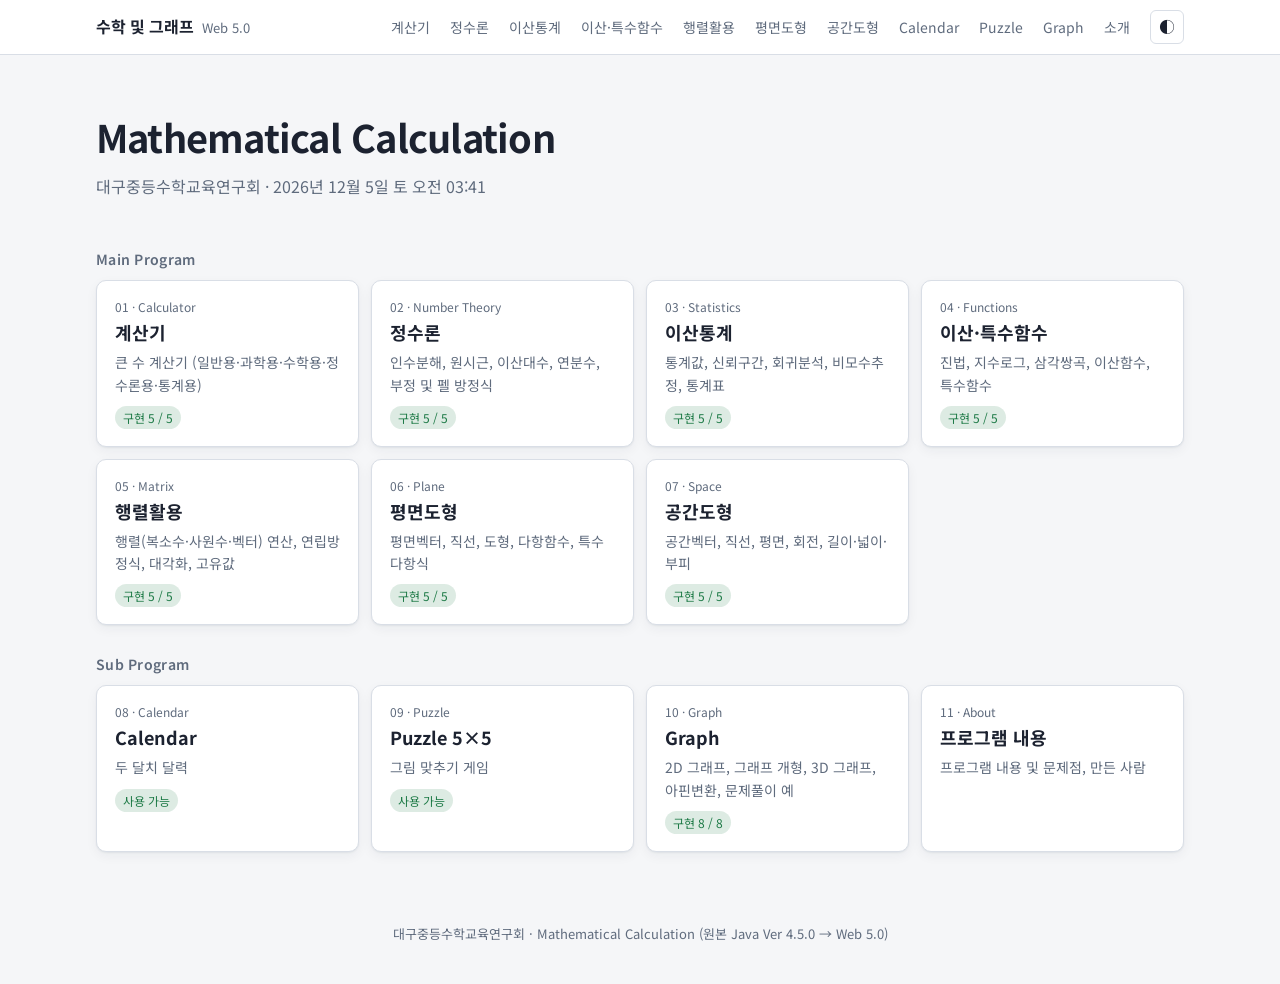
<file: index.html>
<!doctype html>
<html lang="ko">
<head>
<meta charset="utf-8">
<meta name="viewport" content="width=device-width, initial-scale=1">
<title>수학 및 그래프 Program</title>
<link rel="preconnect" href="https://fonts.googleapis.com">
<link rel="preconnect" href="https://fonts.gstatic.com" crossorigin>
<link href="https://fonts.googleapis.com/css2?family=Noto+Sans+KR:wght@400;500;700&display=swap" rel="stylesheet">
<link rel="stylesheet" href="assets/css/style.css">
</head>
<body data-page="home">
<main id="app"></main>
<!-- 공통 틀 -->
<script src="assets/js/menu.js"></script>
<script src="assets/js/common.js"></script>
<!-- 계산 엔진 (수식, 수 표시, 행렬, 통계, 그래프) -->
<script src="assets/js/core/expr.js"></script>
<script src="assets/js/core/num.js"></script>
<script src="assets/js/core/linalg.js"></script>
<script src="assets/js/core/stats.js"></script>
<script src="assets/js/core/plot.js"></script>
<!-- 모듈 -->
<script src="assets/js/modules/number-theory.js"></script>
<script src="assets/js/modules/functions.js"></script>
<script src="assets/js/modules/statistics.js"></script>
<script src="assets/js/modules/matrix.js"></script>
<script src="assets/js/modules/plane.js"></script>
<script src="assets/js/modules/space.js"></script>
<script src="assets/js/modules/calculator.js"></script>
<script src="assets/js/modules/graph.js"></script>
</body>
</html>
</file>
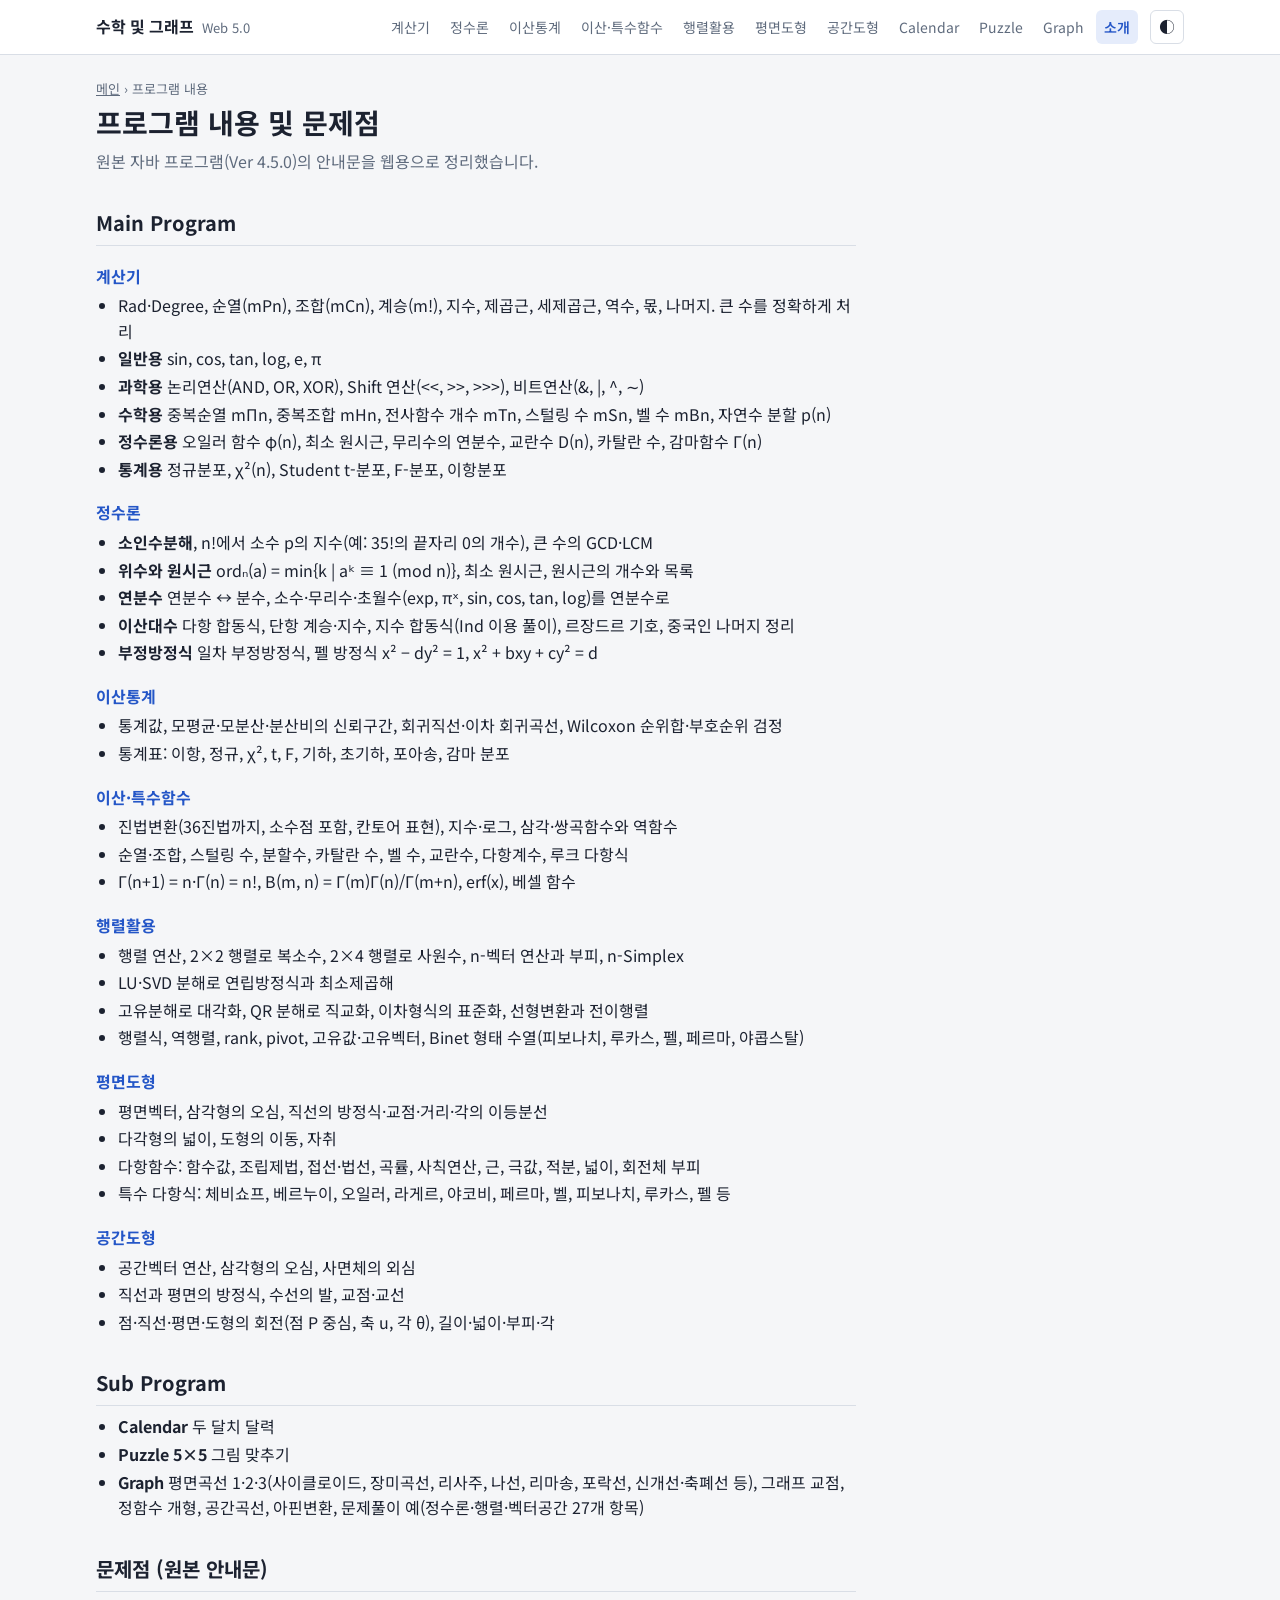
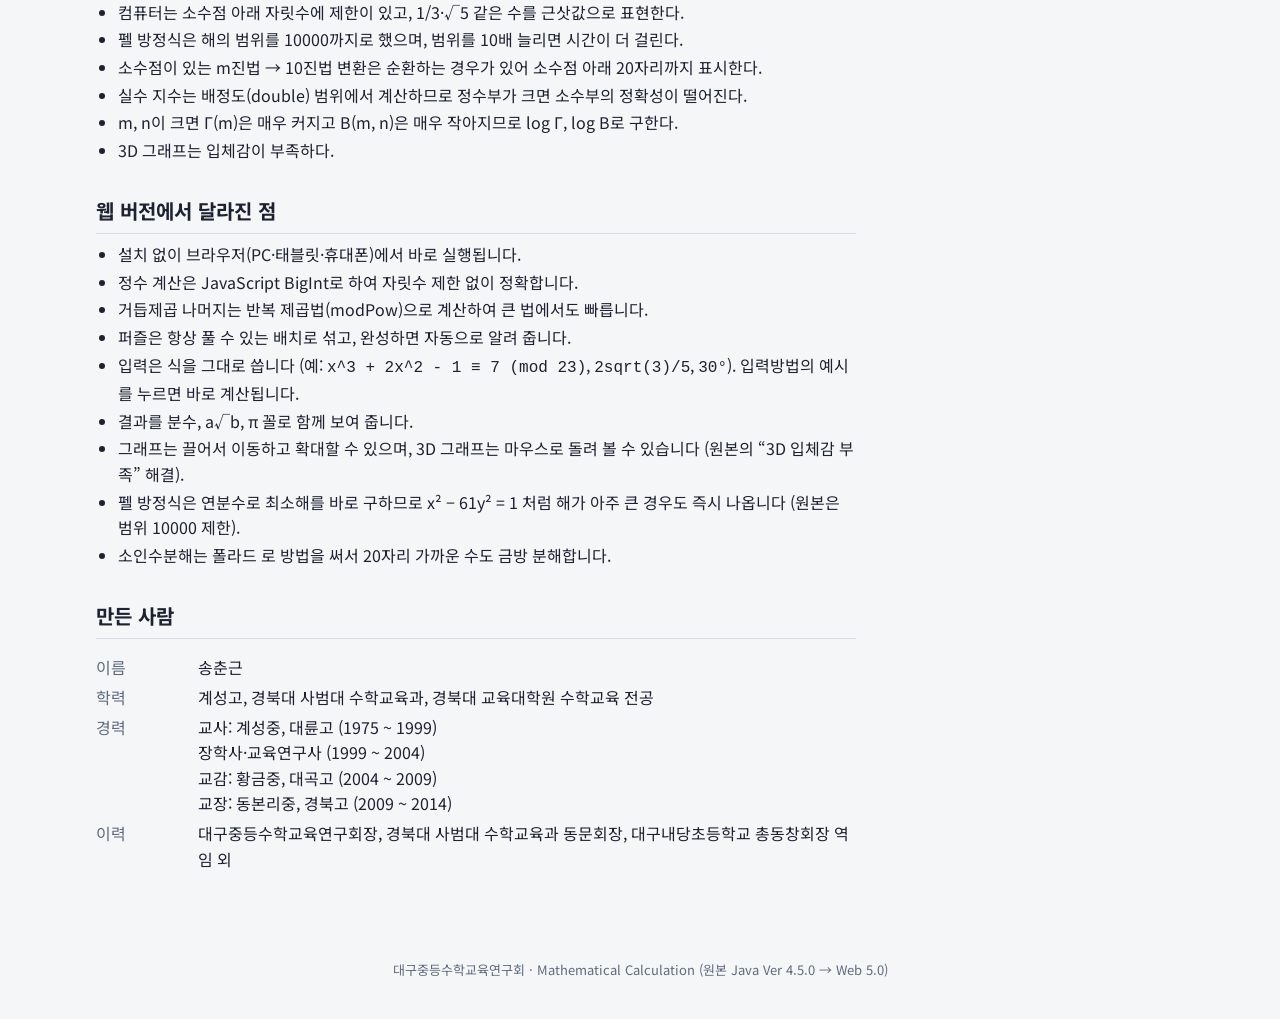
<file: about.html>
<!doctype html>
<html lang="ko">
<head>
<meta charset="utf-8">
<meta name="viewport" content="width=device-width, initial-scale=1">
<title>프로그램 내용 · 수학 및 그래프</title>
<link rel="preconnect" href="https://fonts.googleapis.com">
<link rel="preconnect" href="https://fonts.gstatic.com" crossorigin>
<link href="https://fonts.googleapis.com/css2?family=Noto+Sans+KR:wght@400;500;700&display=swap" rel="stylesheet">
<link rel="stylesheet" href="assets/css/style.css">
</head>
<body data-page="about">
<main id="app">
<article class="doc">
  <div class="page-head">
    <div class="crumb"><a href="index.html">메인</a> › 프로그램 내용</div>
    <h1>프로그램 내용 및 문제점</h1>
    <p>원본 자바 프로그램(Ver 4.5.0)의 안내문을 웹용으로 정리했습니다.</p>
  </div>

  <h2>Main Program</h2>

  <h3>계산기</h3>
  <ul>
    <li>Rad·Degree, 순열(mPn), 조합(mCn), 계승(m!), 지수, 제곱근, 세제곱근, 역수, 몫, 나머지. 큰 수를 정확하게 처리</li>
    <li><b>일반용</b> sin, cos, tan, log, e, π</li>
    <li><b>과학용</b> 논리연산(AND, OR, XOR), Shift 연산(&lt;&lt;, &gt;&gt;, &gt;&gt;&gt;), 비트연산(&amp;, |, ^, ∼)</li>
    <li><b>수학용</b> 중복순열 mΠn, 중복조합 mHn, 전사함수 개수 mTn, 스털링 수 mSn, 벨 수 mBn, 자연수 분할 p(n)</li>
    <li><b>정수론용</b> 오일러 함수 φ(n), 최소 원시근, 무리수의 연분수, 교란수 D(n), 카탈란 수, 감마함수 Γ(n)</li>
    <li><b>통계용</b> 정규분포, χ²(n), Student t-분포, F-분포, 이항분포</li>
  </ul>

  <h3>정수론</h3>
  <ul>
    <li><b>소인수분해</b>, n!에서 소수 p의 지수(예: 35!의 끝자리 0의 개수), 큰 수의 GCD·LCM</li>
    <li><b>위수와 원시근</b> ordₙ(a) = min{k | aᵏ ≡ 1 (mod n)}, 최소 원시근, 원시근의 개수와 목록</li>
    <li><b>연분수</b> 연분수 ↔ 분수, 소수·무리수·초월수(exp, πˣ, sin, cos, tan, log)를 연분수로</li>
    <li><b>이산대수</b> 다항 합동식, 단항 계승·지수, 지수 합동식(Ind 이용 풀이), 르장드르 기호, 중국인 나머지 정리</li>
    <li><b>부정방정식</b> 일차 부정방정식, 펠 방정식 x² − dy² = 1, x² + bxy + cy² = d</li>
  </ul>

  <h3>이산통계</h3>
  <ul>
    <li>통계값, 모평균·모분산·분산비의 신뢰구간, 회귀직선·이차 회귀곡선, Wilcoxon 순위합·부호순위 검정</li>
    <li>통계표: 이항, 정규, χ², t, F, 기하, 초기하, 포아송, 감마 분포</li>
  </ul>

  <h3>이산·특수함수</h3>
  <ul>
    <li>진법변환(36진법까지, 소수점 포함, 칸토어 표현), 지수·로그, 삼각·쌍곡함수와 역함수</li>
    <li>순열·조합, 스털링 수, 분할수, 카탈란 수, 벨 수, 교란수, 다항계수, 루크 다항식</li>
    <li>Γ(n+1) = n·Γ(n) = n!, B(m, n) = Γ(m)Γ(n)/Γ(m+n), erf(x), 베셀 함수</li>
  </ul>

  <h3>행렬활용</h3>
  <ul>
    <li>행렬 연산, 2×2 행렬로 복소수, 2×4 행렬로 사원수, n-벡터 연산과 부피, n-Simplex</li>
    <li>LU·SVD 분해로 연립방정식과 최소제곱해</li>
    <li>고유분해로 대각화, QR 분해로 직교화, 이차형식의 표준화, 선형변환과 전이행렬</li>
    <li>행렬식, 역행렬, rank, pivot, 고유값·고유벡터, Binet 형태 수열(피보나치, 루카스, 펠, 페르마, 야콥스탈)</li>
  </ul>

  <h3>평면도형</h3>
  <ul>
    <li>평면벡터, 삼각형의 오심, 직선의 방정식·교점·거리·각의 이등분선</li>
    <li>다각형의 넓이, 도형의 이동, 자취</li>
    <li>다항함수: 함수값, 조립제법, 접선·법선, 곡률, 사칙연산, 근, 극값, 적분, 넓이, 회전체 부피</li>
    <li>특수 다항식: 체비쇼프, 베르누이, 오일러, 라게르, 야코비, 페르마, 벨, 피보나치, 루카스, 펠 등</li>
  </ul>

  <h3>공간도형</h3>
  <ul>
    <li>공간벡터 연산, 삼각형의 오심, 사면체의 외심</li>
    <li>직선과 평면의 방정식, 수선의 발, 교점·교선</li>
    <li>점·직선·평면·도형의 회전(점 P 중심, 축 u, 각 θ), 길이·넓이·부피·각</li>
  </ul>

  <h2>Sub Program</h2>
  <ul>
    <li><b>Calendar</b> 두 달치 달력</li>
    <li><b>Puzzle 5×5</b> 그림 맞추기</li>
    <li><b>Graph</b> 평면곡선 1·2·3(사이클로이드, 장미곡선, 리사주, 나선, 리마송, 포락선, 신개선·축폐선 등), 그래프 교점, 정함수 개형, 공간곡선, 아핀변환, 문제풀이 예(정수론·행렬·벡터공간 27개 항목)</li>
  </ul>

  <h2>문제점 (원본 안내문)</h2>
  <ul>
    <li>컴퓨터는 소수점 아래 자릿수에 제한이 있고, 1/3·√5 같은 수를 근삿값으로 표현한다.</li>
    <li>펠 방정식은 해의 범위를 10000까지로 했으며, 범위를 10배 늘리면 시간이 더 걸린다.</li>
    <li>소수점이 있는 m진법 → 10진법 변환은 순환하는 경우가 있어 소수점 아래 20자리까지 표시한다.</li>
    <li>실수 지수는 배정도(double) 범위에서 계산하므로 정수부가 크면 소수부의 정확성이 떨어진다.</li>
    <li>m, n이 크면 Γ(m)은 매우 커지고 B(m, n)은 매우 작아지므로 log Γ, log B로 구한다.</li>
    <li>3D 그래프는 입체감이 부족하다.</li>
  </ul>

  <h2>웹 버전에서 달라진 점</h2>
  <ul>
    <li>설치 없이 브라우저(PC·태블릿·휴대폰)에서 바로 실행됩니다.</li>
    <li>정수 계산은 JavaScript BigInt로 하여 자릿수 제한 없이 정확합니다.</li>
    <li>거듭제곱 나머지는 반복 제곱법(modPow)으로 계산하여 큰 법에서도 빠릅니다.</li>
    <li>퍼즐은 항상 풀 수 있는 배치로 섞고, 완성하면 자동으로 알려 줍니다.</li>
    <li>입력은 식을 그대로 씁니다 (예: <code>x^3 + 2x^2 - 1 ≡ 7 (mod 23)</code>, <code>2sqrt(3)/5</code>, <code>30°</code>). 입력방법의 예시를 누르면 바로 계산됩니다.</li>
    <li>결과를 분수, a√b, π 꼴로 함께 보여 줍니다.</li>
    <li>그래프는 끌어서 이동하고 확대할 수 있으며, 3D 그래프는 마우스로 돌려 볼 수 있습니다 (원본의 “3D 입체감 부족” 해결).</li>
    <li>펠 방정식은 연분수로 최소해를 바로 구하므로 x² − 61y² = 1 처럼 해가 아주 큰 경우도 즉시 나옵니다 (원본은 범위 10000 제한).</li>
    <li>소인수분해는 폴라드 로 방법을 써서 20자리 가까운 수도 금방 분해합니다.</li>
  </ul>

  <h2>만든 사람</h2>
  <dl>
    <dt>이름</dt><dd>송춘근</dd>
    <dt>학력</dt><dd>계성고, 경북대 사범대 수학교육과, 경북대 교육대학원 수학교육 전공</dd>
    <dt>경력</dt><dd>교사: 계성중, 대륜고 (1975 ~ 1999)<br>장학사·교육연구사 (1999 ~ 2004)<br>교감: 황금중, 대곡고 (2004 ~ 2009)<br>교장: 동본리중, 경북고 (2009 ~ 2014)</dd>
    <dt>이력</dt><dd>대구중등수학교육연구회장, 경북대 사범대 수학교육과 동문회장, 대구내당초등학교 총동창회장 역임 외</dd>
    <!-- 연락처(이메일 등)를 공개하려면 아래 줄의 주석을 풀고 채우세요.
    <dt>연락처</dt><dd>이메일 주소</dd> -->
  </dl>
</article>
</main>
<script src="assets/js/menu.js"></script>
<script src="assets/js/common.js"></script>
</body>
</html>
</file>
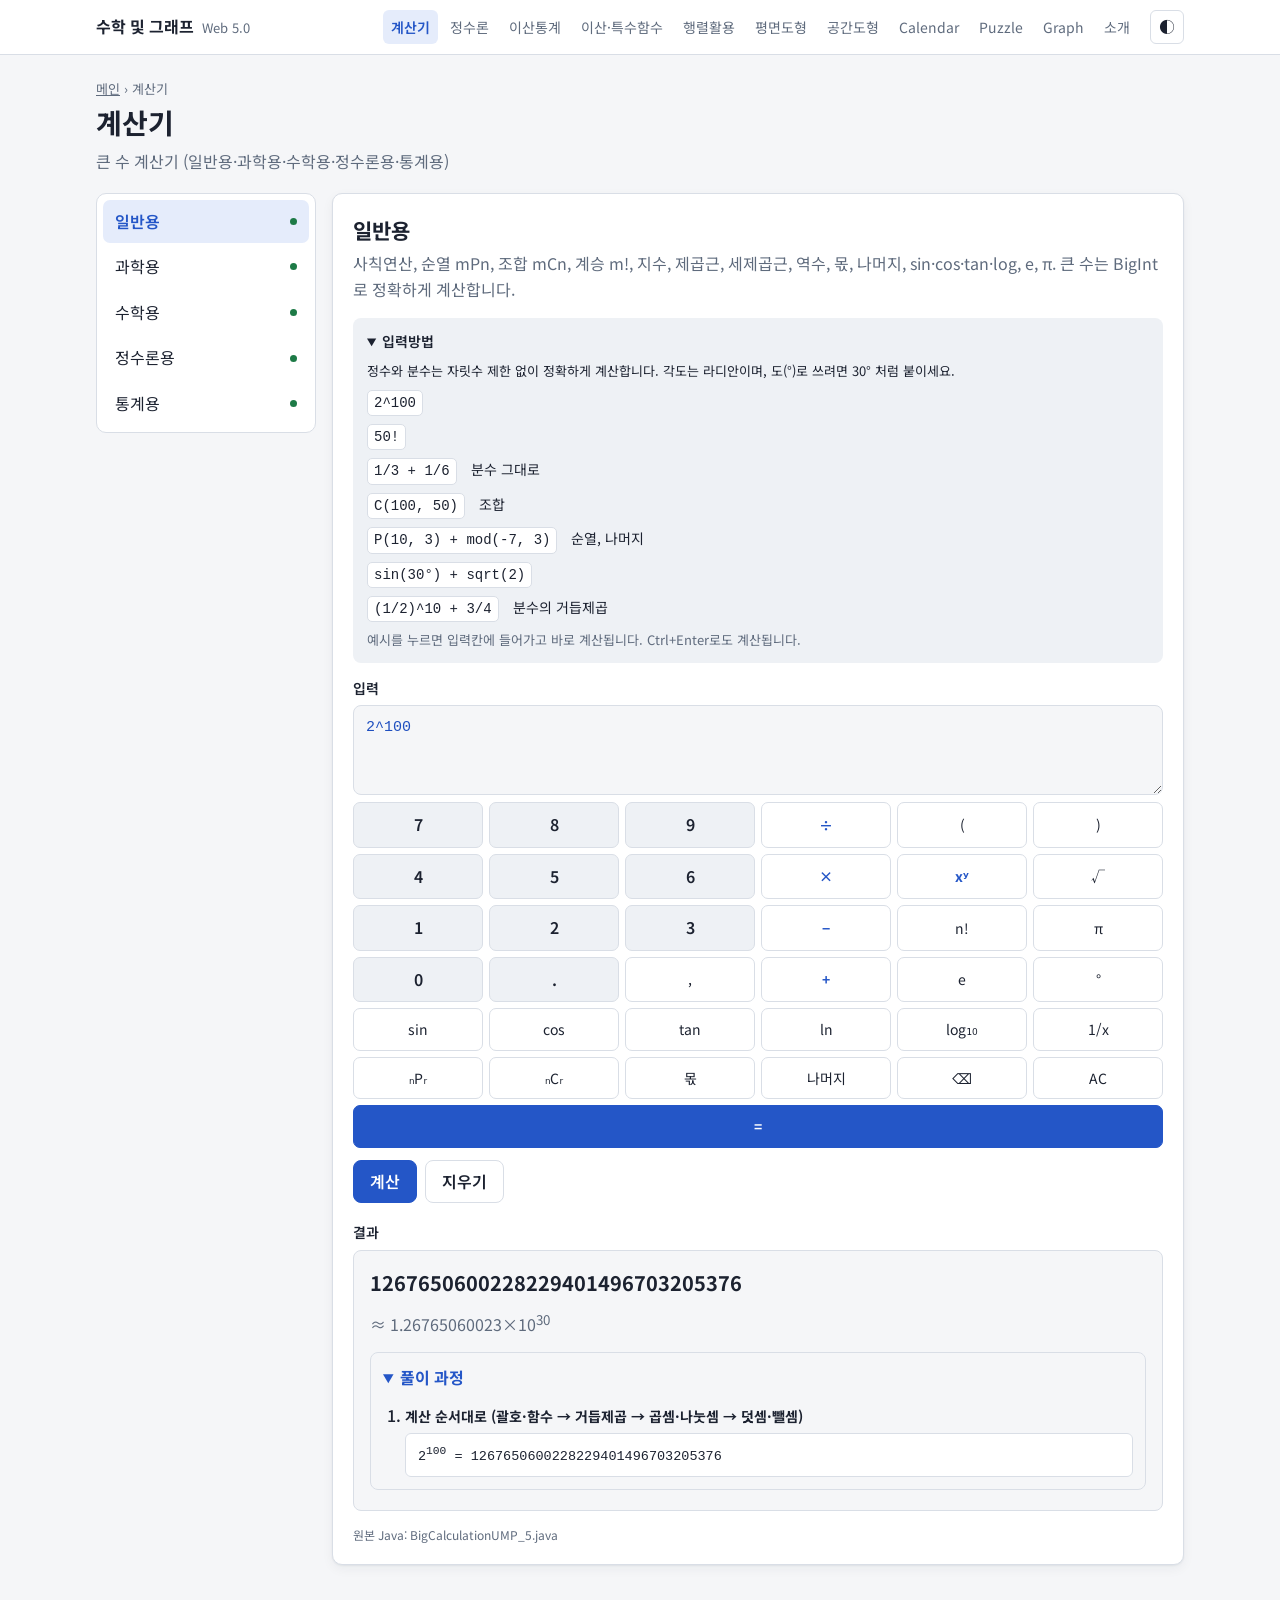
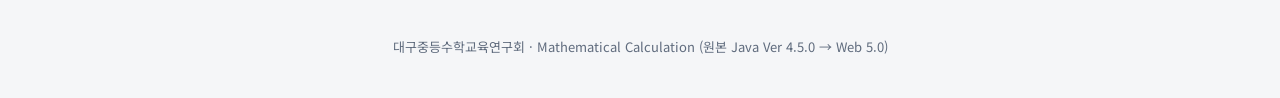
<file: calculator.html>
<!doctype html>
<html lang="ko">
<head>
<meta charset="utf-8">
<meta name="viewport" content="width=device-width, initial-scale=1">
<title>계산기 · 수학 및 그래프</title>
<link rel="preconnect" href="https://fonts.googleapis.com">
<link rel="preconnect" href="https://fonts.gstatic.com" crossorigin>
<link href="https://fonts.googleapis.com/css2?family=Noto+Sans+KR:wght@400;500;700&display=swap" rel="stylesheet">
<link rel="stylesheet" href="assets/css/style.css">
</head>
<body data-page="calculator">
<main id="app"></main>
<!-- 공통 틀 -->
<script src="assets/js/menu.js"></script>
<script src="assets/js/common.js"></script>
<!-- 계산 엔진 (수식, 수 표시, 행렬, 통계, 그래프) -->
<script src="assets/js/core/expr.js"></script>
<script src="assets/js/core/num.js"></script>
<script src="assets/js/core/linalg.js"></script>
<script src="assets/js/core/stats.js"></script>
<script src="assets/js/core/plot.js"></script>
<!-- 모듈 -->
<script src="assets/js/modules/number-theory.js"></script>
<script src="assets/js/modules/functions.js"></script>
<script src="assets/js/modules/calculator.js"></script>
</body>
</html>
</file>
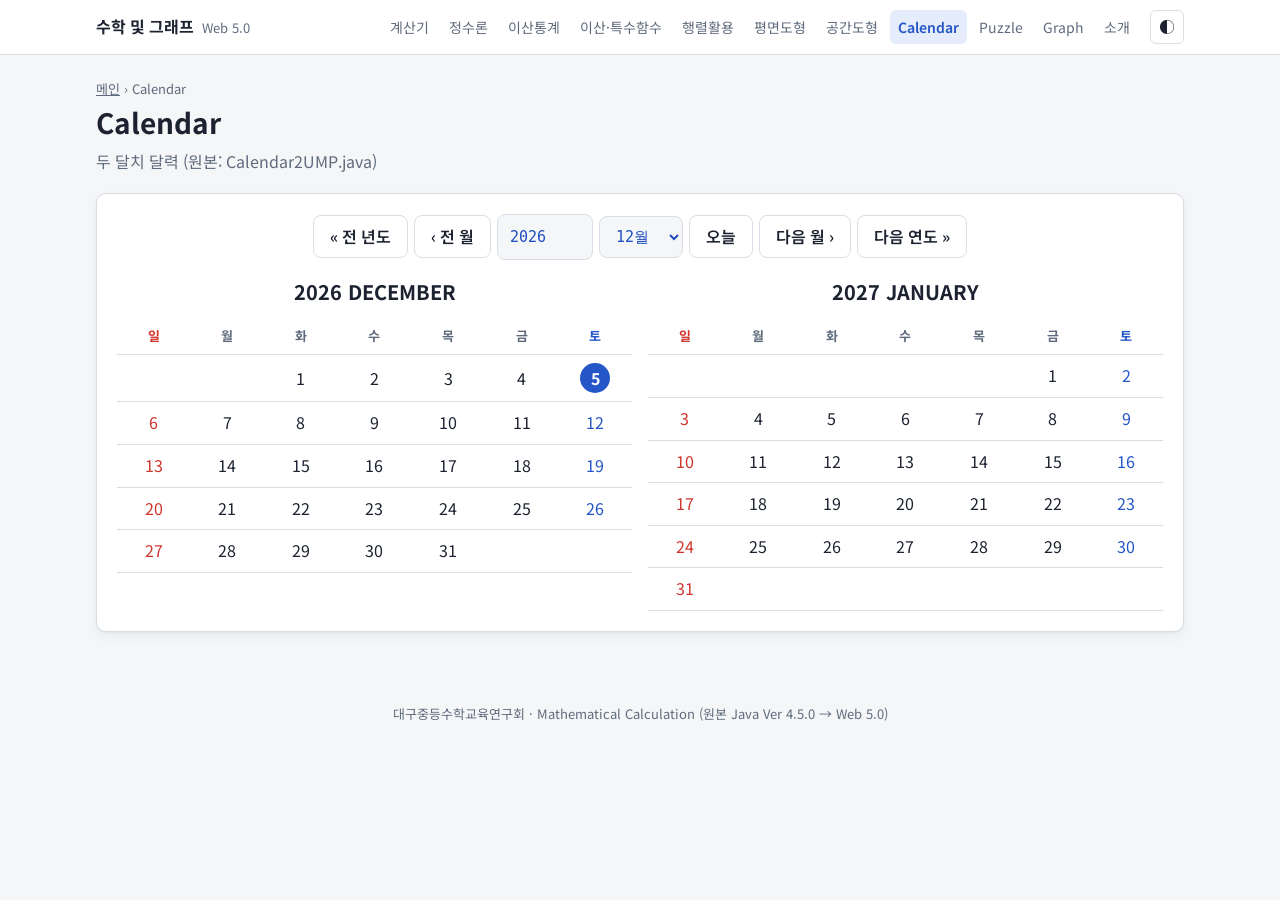
<file: calendar.html>
<!doctype html>
<html lang="ko">
<head>
<meta charset="utf-8">
<meta name="viewport" content="width=device-width, initial-scale=1">
<title>Calendar · 수학 및 그래프</title>
<link rel="preconnect" href="https://fonts.googleapis.com">
<link rel="preconnect" href="https://fonts.gstatic.com" crossorigin>
<link href="https://fonts.googleapis.com/css2?family=Noto+Sans+KR:wght@400;500;700&display=swap" rel="stylesheet">
<link rel="stylesheet" href="assets/css/style.css">
</head>
<body data-page="calendar">
<main id="app">
  <div class="page-head">
    <div class="crumb"><a href="index.html">메인</a> › Calendar</div>
    <h1>Calendar</h1><p>두 달치 달력 (원본: Calendar2UMP.java)</p>
  </div>
  <section class="panel">
    <div class="cal-nav">
      <button class="btn" data-d="-12" title="전 년도">«&nbsp;전 년도</button>
      <button class="btn" data-d="-1" title="전 월">‹&nbsp;전 월</button>
      <span class="ym">
        <input class="input" id="yy" type="number" aria-label="연도">
        <select class="input" id="mm" aria-label="월" style="width:84px"></select>
        <button class="btn" id="today">오늘</button>
      </span>
      <button class="btn" data-d="1" title="다음 월">다음 월&nbsp;›</button>
      <button class="btn" data-d="12" title="다음 연도">다음 연도&nbsp;»</button>
    </div>
    <div class="cal-wrap" id="cals"></div>
  </section>
</main>
<script src="assets/js/menu.js"></script>
<script src="assets/js/common.js"></script>
<script>
(function () {
  const now = new Date();
  let y = now.getFullYear(), m = now.getMonth(); // m: 0~11
  const yy = document.getElementById('yy'), mm = document.getElementById('mm');
  for (let i = 1; i <= 12; i++) mm.add(new Option(i + '월', i - 1));
  const names = ['JANUARY','FEBRUARY','MARCH','APRIL','MAY','JUNE','JULY','AUGUST','SEPTEMBER','OCTOBER','NOVEMBER','DECEMBER'];
  const yoil = ['일','월','화','수','목','금','토'];

  function month(year, mon) {
    const first = new Date(year, mon, 1).getDay();
    const days = new Date(year, mon + 1, 0).getDate(); // 윤년 자동 처리
    let html = `<div class="cal"><h2>${year} ${names[mon]}</h2><table><thead><tr>` +
      yoil.map((d, i) => `<th class="${i === 0 ? 'sun' : i === 6 ? 'sat' : ''}">${d}</th>`).join('') +
      '</tr></thead><tbody><tr>';
    let col = 0;
    for (; col < first; col++) html += '<td></td>';
    for (let d = 1; d <= days; d++, col++) {
      if (col && col % 7 === 0) html += '</tr><tr>';
      const cls = [col % 7 === 0 ? 'sun' : col % 7 === 6 ? 'sat' : ''];
      if (year === now.getFullYear() && mon === now.getMonth() && d === now.getDate()) cls.push('today');
      html += `<td class="${cls.join(' ')}"><span>${d}</span></td>`;
    }
    while (col % 7) { html += '<td></td>'; col++; }
    return html + '</tr></tbody></table></div>';
  }
  function draw() {
    yy.value = y; mm.value = m;
    const y2 = m === 11 ? y + 1 : y, m2 = (m + 1) % 12;
    document.getElementById('cals').innerHTML = month(y, m) + month(y2, m2);
  }
  function move(delta) {
    const t = y * 12 + m + delta;
    y = Math.floor(t / 12); m = ((t % 12) + 12) % 12; draw();
  }
  document.querySelectorAll('[data-d]').forEach(b => b.addEventListener('click', () => move(+b.dataset.d)));
  yy.addEventListener('change', () => { const v = parseInt(yy.value, 10); if (v > 0) { y = v; draw(); } });
  mm.addEventListener('change', () => { m = +mm.value; draw(); });
  document.getElementById('today').addEventListener('click', () => { y = now.getFullYear(); m = now.getMonth(); draw(); });
  draw();
})();
</script>
</body>
</html>
</file>
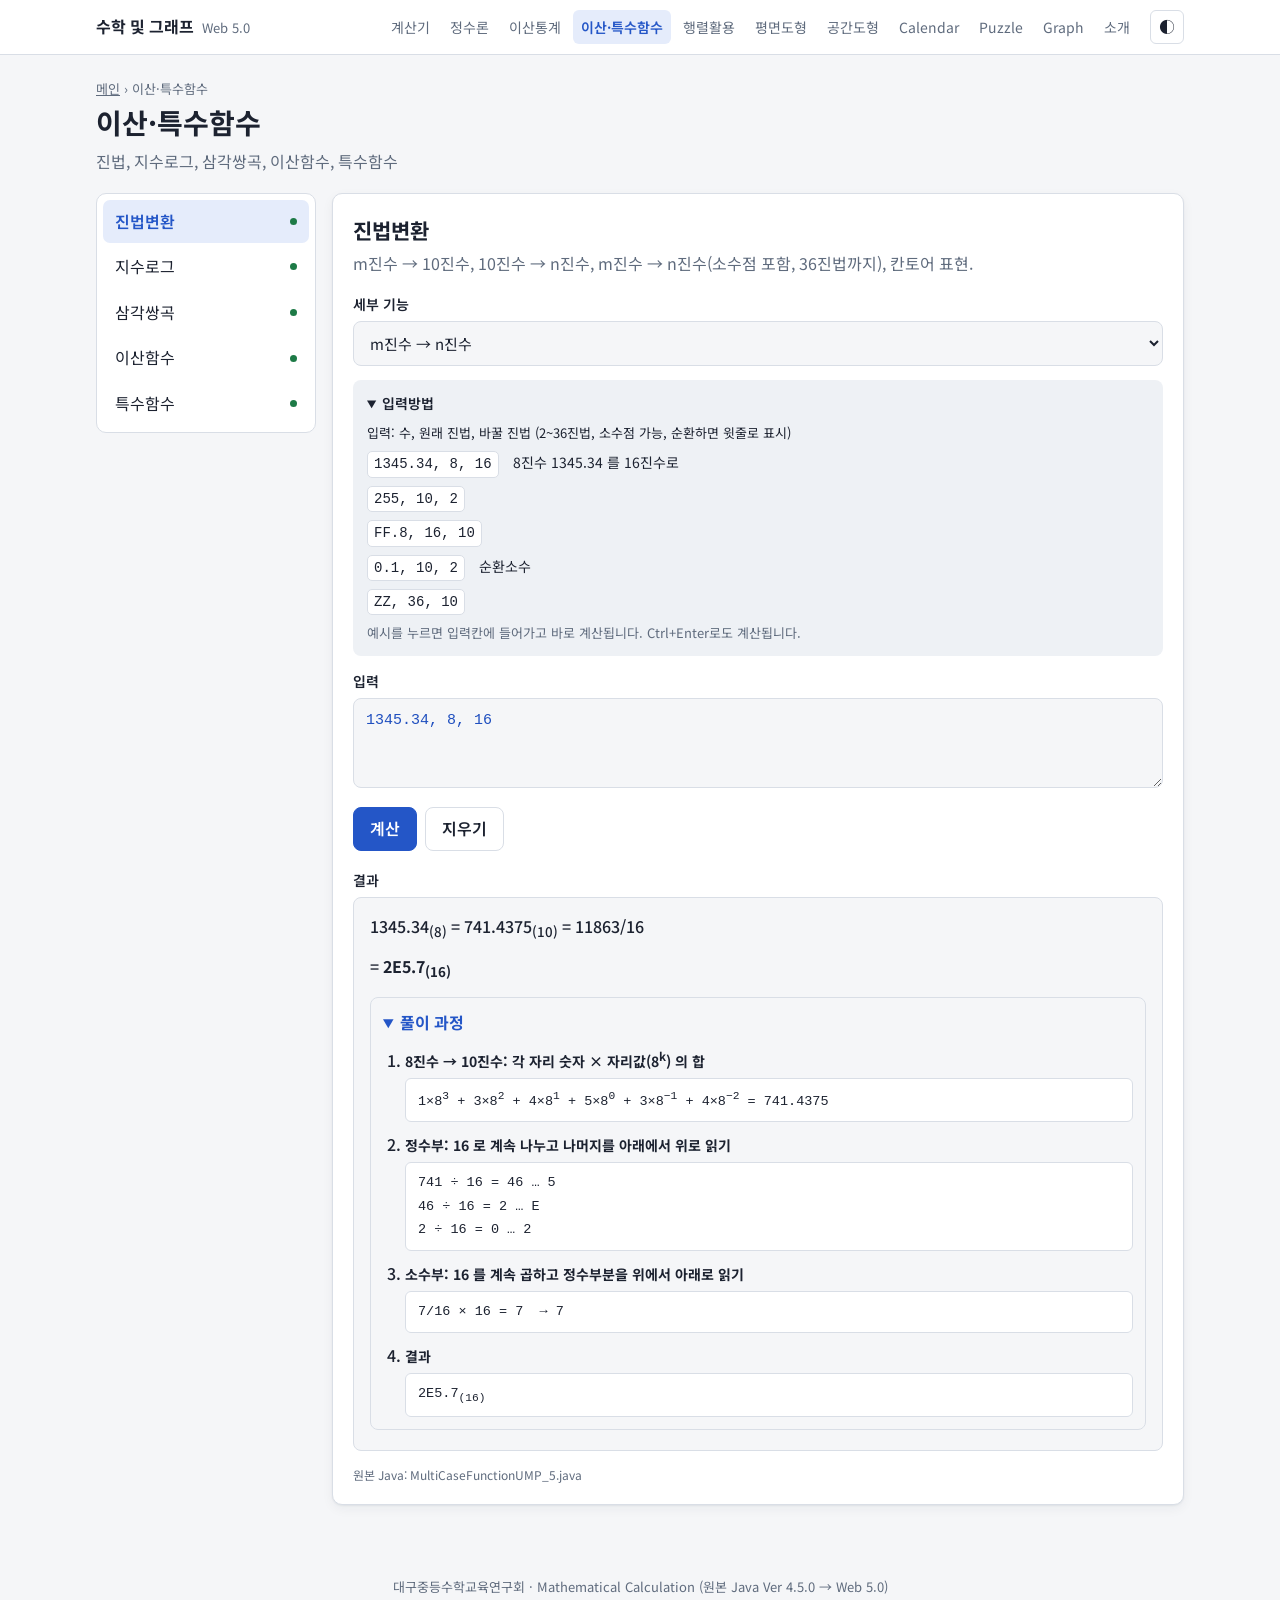
<file: functions.html>
<!doctype html>
<html lang="ko">
<head>
<meta charset="utf-8">
<meta name="viewport" content="width=device-width, initial-scale=1">
<title>이산·특수함수 · 수학 및 그래프</title>
<link rel="preconnect" href="https://fonts.googleapis.com">
<link rel="preconnect" href="https://fonts.gstatic.com" crossorigin>
<link href="https://fonts.googleapis.com/css2?family=Noto+Sans+KR:wght@400;500;700&display=swap" rel="stylesheet">
<link rel="stylesheet" href="assets/css/style.css">
</head>
<body data-page="functions">
<main id="app"></main>
<!-- 공통 틀 -->
<script src="assets/js/menu.js"></script>
<script src="assets/js/common.js"></script>
<!-- 계산 엔진 (수식, 수 표시, 행렬, 통계, 그래프) -->
<script src="assets/js/core/expr.js"></script>
<script src="assets/js/core/num.js"></script>
<script src="assets/js/core/linalg.js"></script>
<script src="assets/js/core/stats.js"></script>
<script src="assets/js/core/plot.js"></script>
<!-- 모듈 -->
<script src="assets/js/modules/number-theory.js"></script>
<script src="assets/js/modules/functions.js"></script>
</body>
</html>
</file>
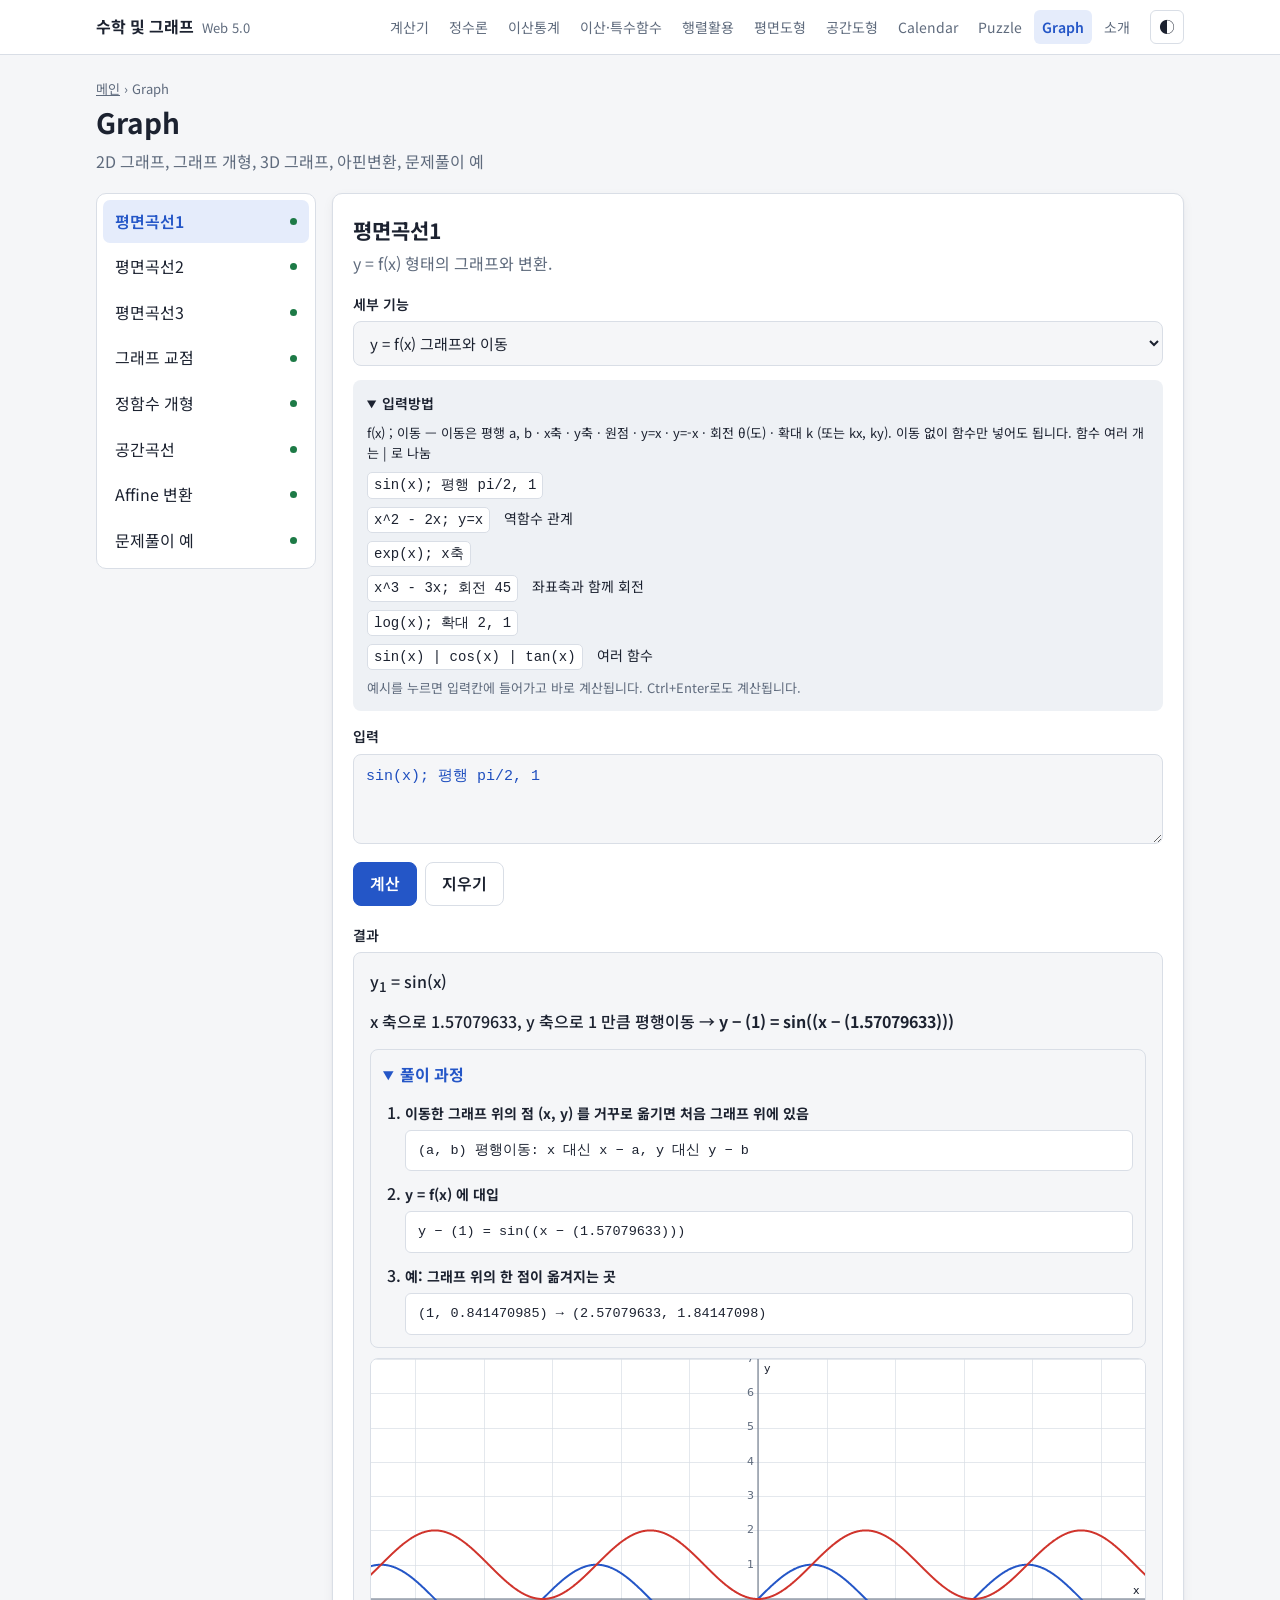
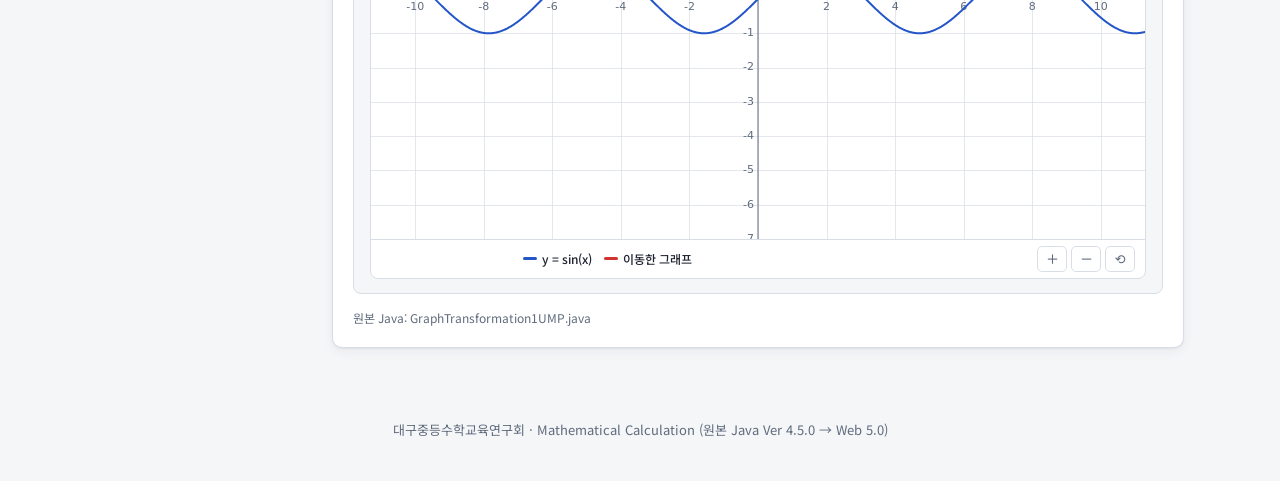
<file: graph.html>
<!doctype html>
<html lang="ko">
<head>
<meta charset="utf-8">
<meta name="viewport" content="width=device-width, initial-scale=1">
<title>Graph · 수학 및 그래프</title>
<link rel="preconnect" href="https://fonts.googleapis.com">
<link rel="preconnect" href="https://fonts.gstatic.com" crossorigin>
<link href="https://fonts.googleapis.com/css2?family=Noto+Sans+KR:wght@400;500;700&display=swap" rel="stylesheet">
<link rel="stylesheet" href="assets/css/style.css">
</head>
<body data-page="graph">
<main id="app"></main>
<!-- 공통 틀 -->
<script src="assets/js/menu.js"></script>
<script src="assets/js/common.js"></script>
<!-- 계산 엔진 (수식, 수 표시, 행렬, 통계, 그래프) -->
<script src="assets/js/core/expr.js"></script>
<script src="assets/js/core/num.js"></script>
<script src="assets/js/core/linalg.js"></script>
<script src="assets/js/core/stats.js"></script>
<script src="assets/js/core/plot.js"></script>
<!-- 모듈 -->
<script src="assets/js/data/examples.js"></script>
<script src="assets/js/modules/plane.js"></script>
<script src="assets/js/modules/graph.js"></script>
</body>
</html>
</file>
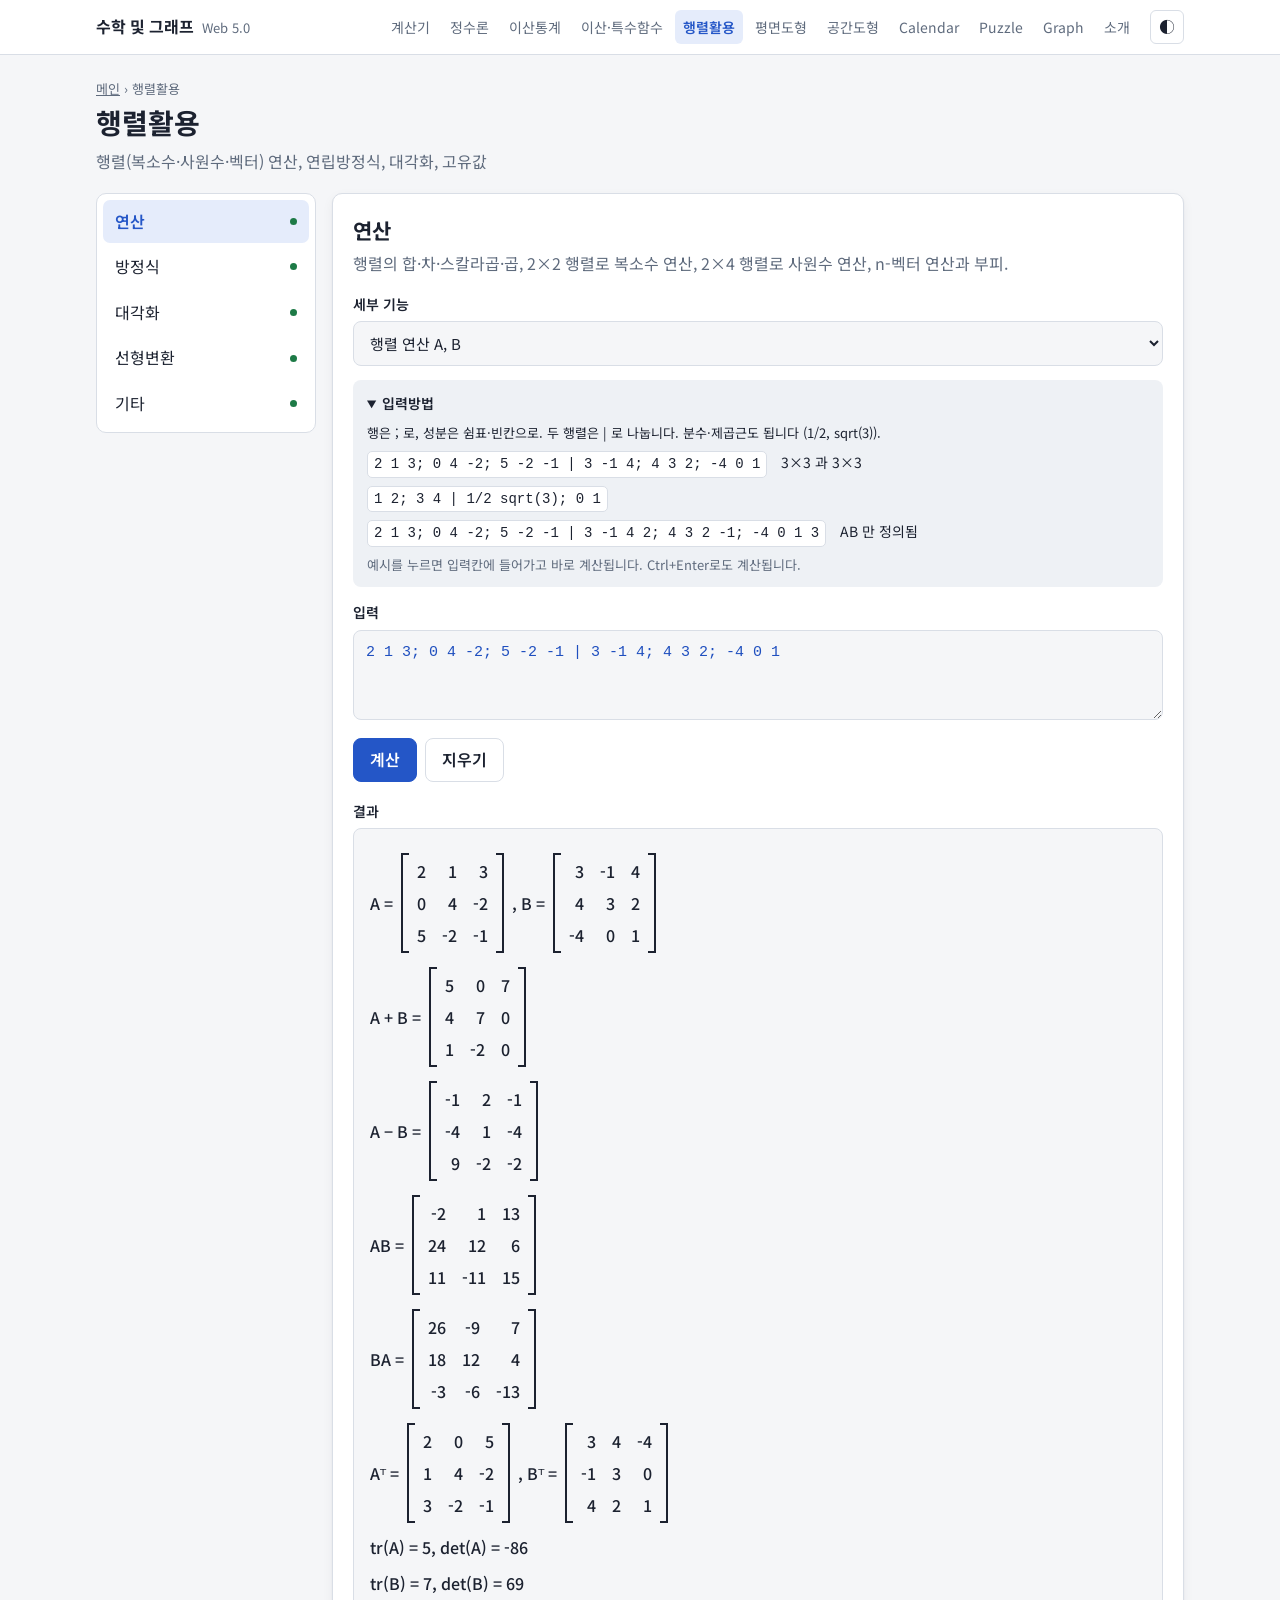
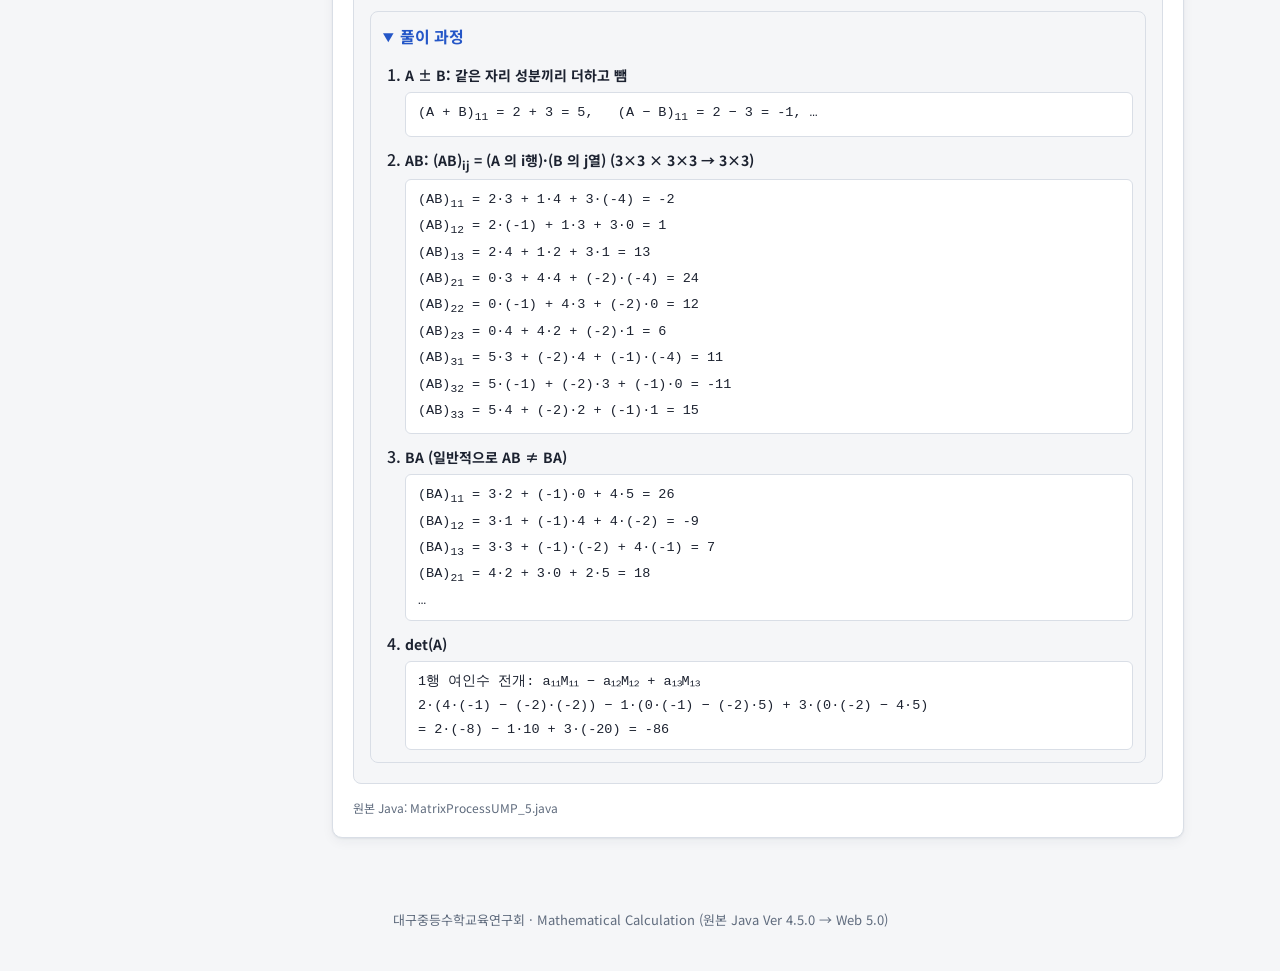
<file: matrix.html>
<!doctype html>
<html lang="ko">
<head>
<meta charset="utf-8">
<meta name="viewport" content="width=device-width, initial-scale=1">
<title>행렬활용 · 수학 및 그래프</title>
<link rel="preconnect" href="https://fonts.googleapis.com">
<link rel="preconnect" href="https://fonts.gstatic.com" crossorigin>
<link href="https://fonts.googleapis.com/css2?family=Noto+Sans+KR:wght@400;500;700&display=swap" rel="stylesheet">
<link rel="stylesheet" href="assets/css/style.css">
</head>
<body data-page="matrix">
<main id="app"></main>
<!-- 공통 틀 -->
<script src="assets/js/menu.js"></script>
<script src="assets/js/common.js"></script>
<!-- 계산 엔진 (수식, 수 표시, 행렬, 통계, 그래프) -->
<script src="assets/js/core/expr.js"></script>
<script src="assets/js/core/num.js"></script>
<script src="assets/js/core/linalg.js"></script>
<script src="assets/js/core/stats.js"></script>
<script src="assets/js/core/plot.js"></script>
<!-- 모듈 -->
<script src="assets/js/modules/matrix.js"></script>
</body>
</html>
</file>
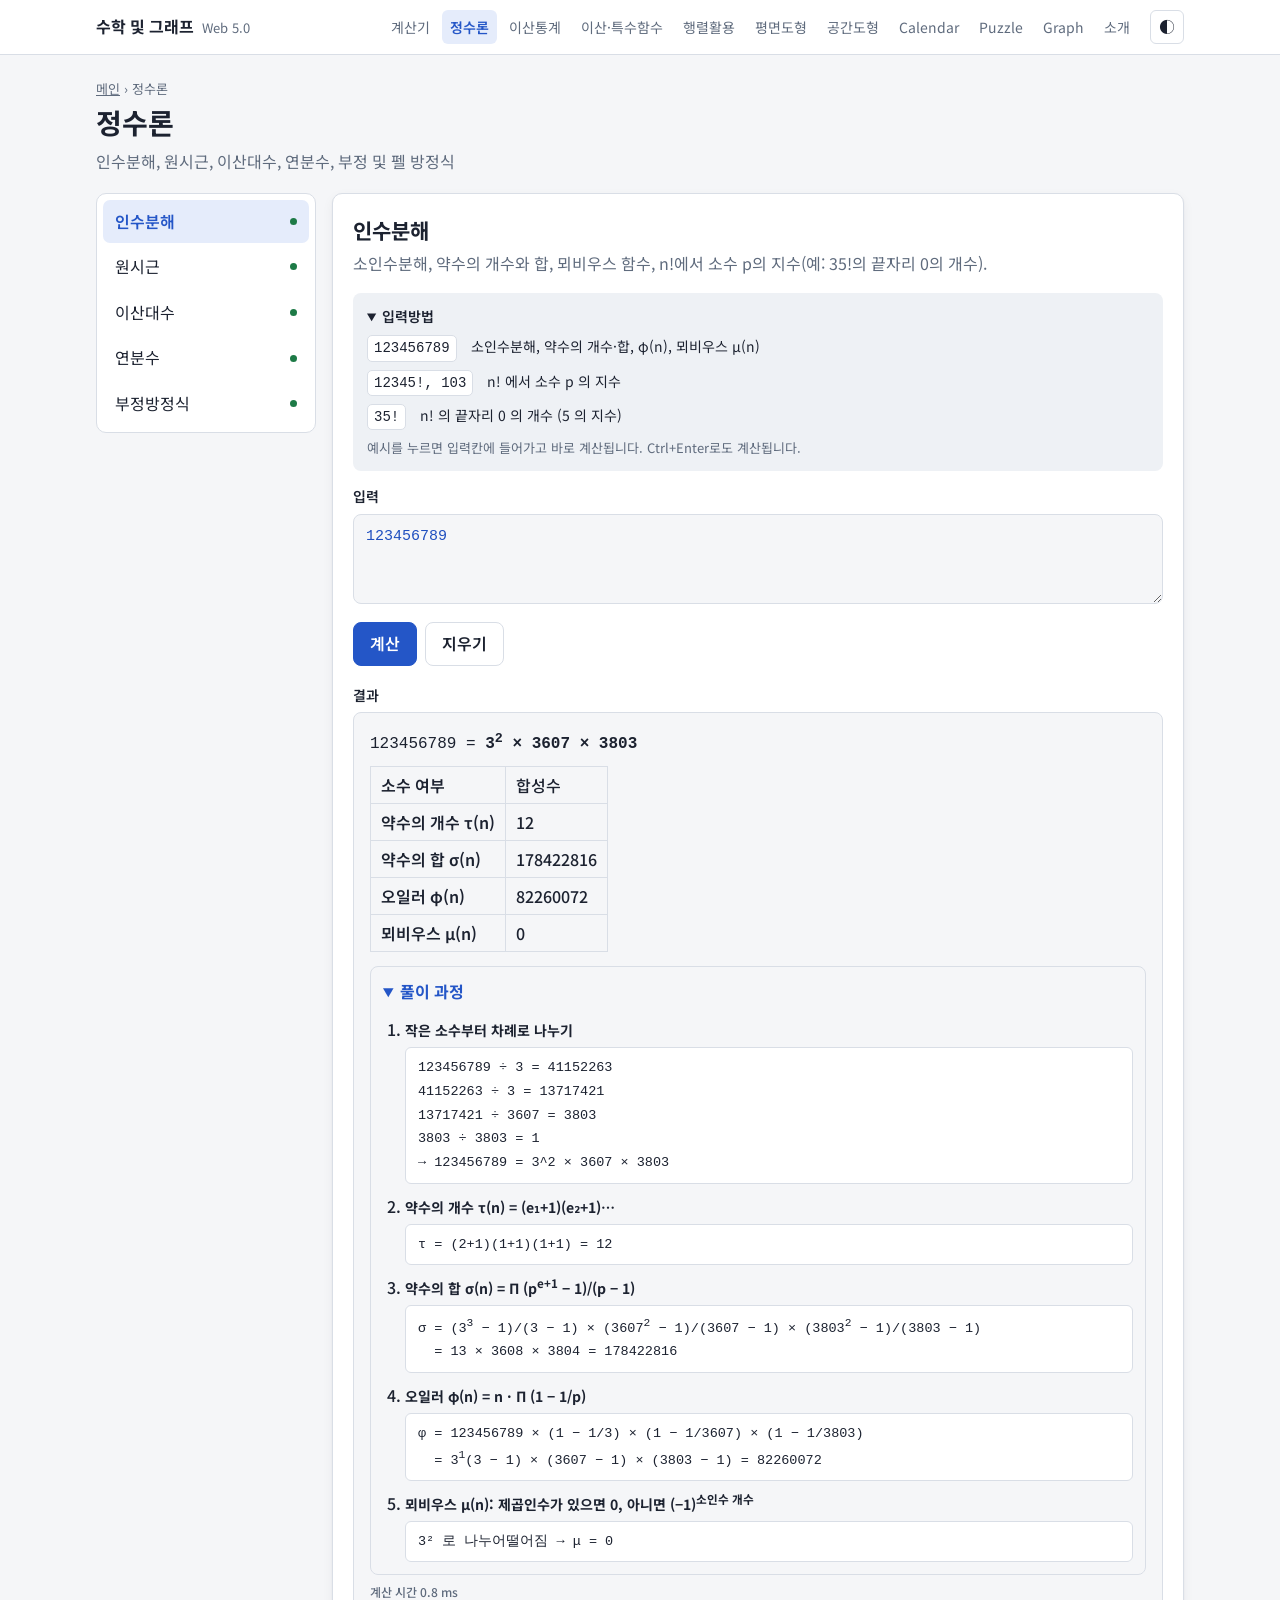
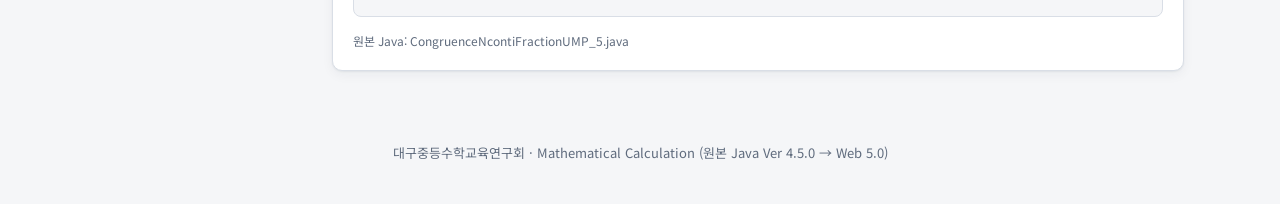
<file: number-theory.html>
<!doctype html>
<html lang="ko">
<head>
<meta charset="utf-8">
<meta name="viewport" content="width=device-width, initial-scale=1">
<title>정수론 · 수학 및 그래프</title>
<link rel="preconnect" href="https://fonts.googleapis.com">
<link rel="preconnect" href="https://fonts.gstatic.com" crossorigin>
<link href="https://fonts.googleapis.com/css2?family=Noto+Sans+KR:wght@400;500;700&display=swap" rel="stylesheet">
<link rel="stylesheet" href="assets/css/style.css">
</head>
<body data-page="number-theory">
<main id="app"></main>
<!-- 공통 틀 -->
<script src="assets/js/menu.js"></script>
<script src="assets/js/common.js"></script>
<!-- 계산 엔진 (수식, 수 표시, 행렬, 통계, 그래프) -->
<script src="assets/js/core/expr.js"></script>
<script src="assets/js/core/num.js"></script>
<script src="assets/js/core/linalg.js"></script>
<script src="assets/js/core/stats.js"></script>
<script src="assets/js/core/plot.js"></script>
<!-- 모듈 -->
<script src="assets/js/modules/number-theory.js"></script>
</body>
</html>
</file>
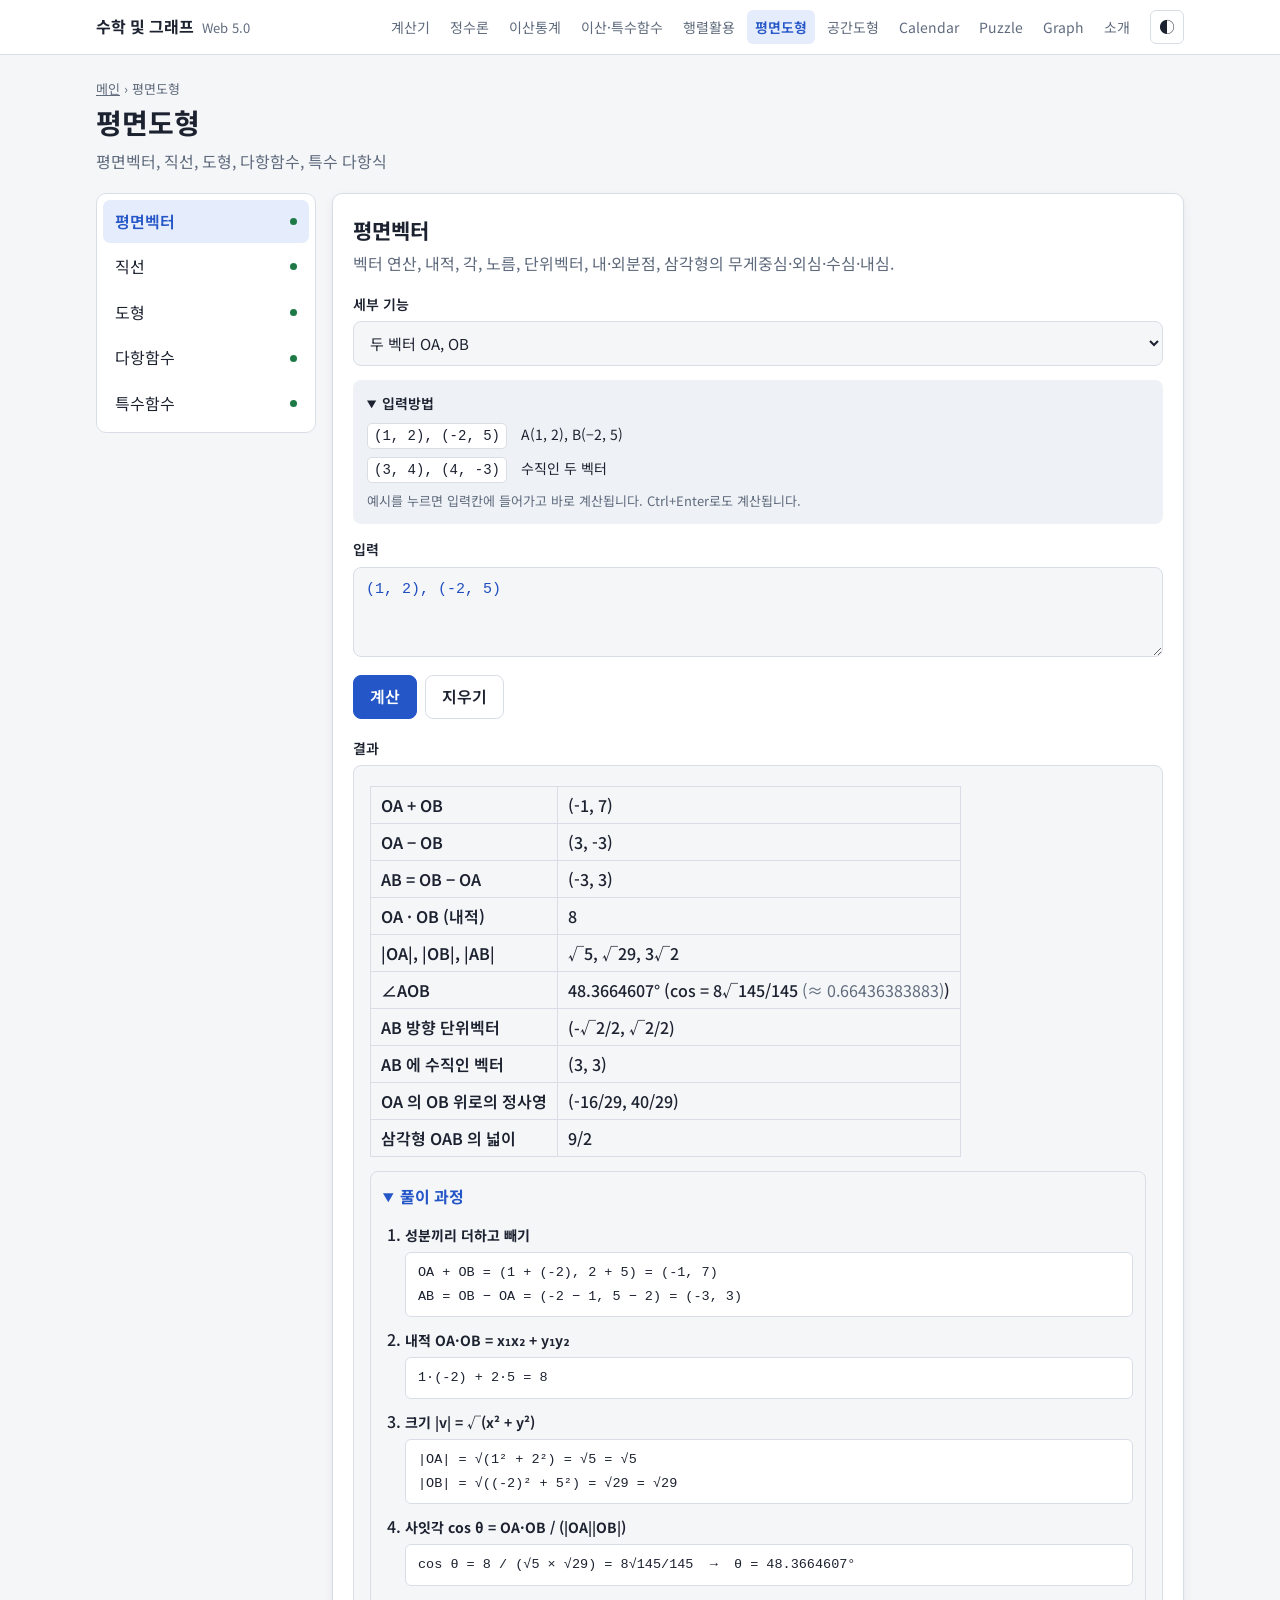
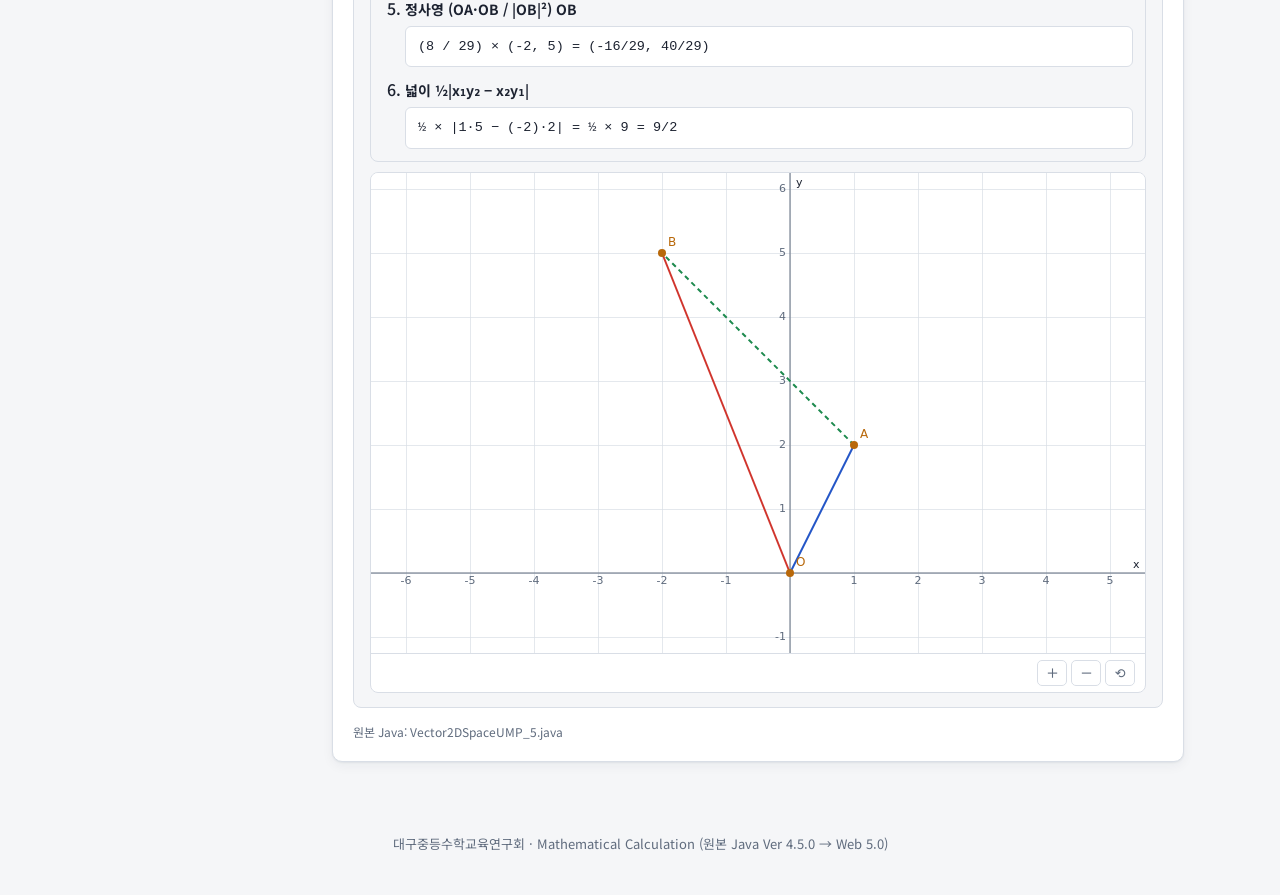
<file: plane.html>
<!doctype html>
<html lang="ko">
<head>
<meta charset="utf-8">
<meta name="viewport" content="width=device-width, initial-scale=1">
<title>평면도형 · 수학 및 그래프</title>
<link rel="preconnect" href="https://fonts.googleapis.com">
<link rel="preconnect" href="https://fonts.gstatic.com" crossorigin>
<link href="https://fonts.googleapis.com/css2?family=Noto+Sans+KR:wght@400;500;700&display=swap" rel="stylesheet">
<link rel="stylesheet" href="assets/css/style.css">
</head>
<body data-page="plane">
<main id="app"></main>
<!-- 공통 틀 -->
<script src="assets/js/menu.js"></script>
<script src="assets/js/common.js"></script>
<!-- 계산 엔진 (수식, 수 표시, 행렬, 통계, 그래프) -->
<script src="assets/js/core/expr.js"></script>
<script src="assets/js/core/num.js"></script>
<script src="assets/js/core/linalg.js"></script>
<script src="assets/js/core/stats.js"></script>
<script src="assets/js/core/plot.js"></script>
<!-- 모듈 -->
<script src="assets/js/modules/plane.js"></script>
</body>
</html>
</file>
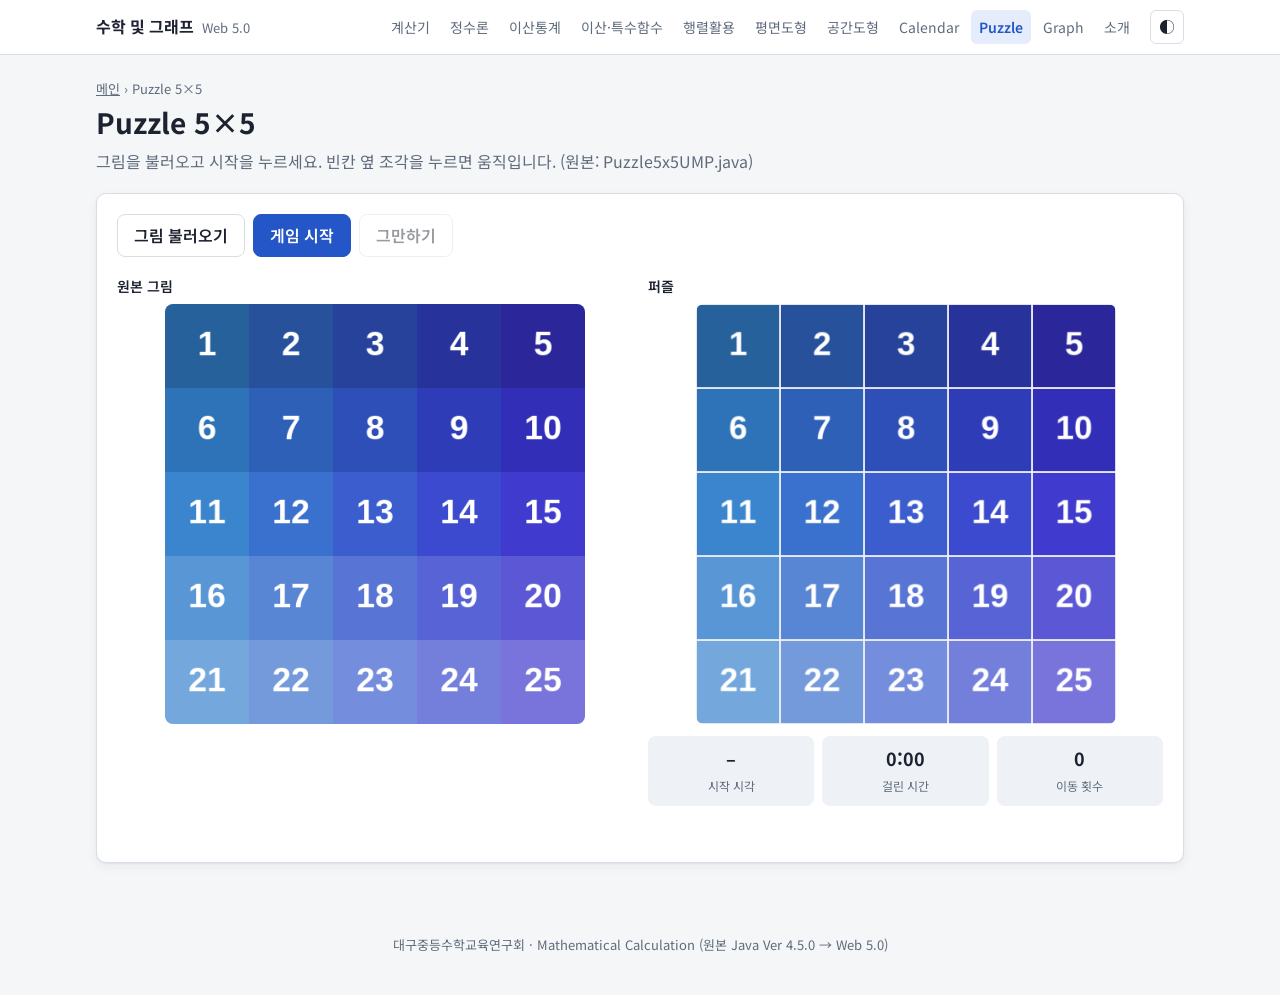
<file: puzzle.html>
<!doctype html>
<html lang="ko">
<head>
<meta charset="utf-8">
<meta name="viewport" content="width=device-width, initial-scale=1">
<title>Puzzle 5×5 · 수학 및 그래프</title>
<link rel="preconnect" href="https://fonts.googleapis.com">
<link rel="preconnect" href="https://fonts.gstatic.com" crossorigin>
<link href="https://fonts.googleapis.com/css2?family=Noto+Sans+KR:wght@400;500;700&display=swap" rel="stylesheet">
<link rel="stylesheet" href="assets/css/style.css">
</head>
<body data-page="puzzle">
<main id="app">
  <div class="page-head">
    <div class="crumb"><a href="index.html">메인</a> › Puzzle 5×5</div>
    <h1>Puzzle 5×5</h1>
    <p>그림을 불러오고 시작을 누르세요. 빈칸 옆 조각을 누르면 움직입니다. (원본: Puzzle5x5UMP.java)</p>
  </div>
  <section class="panel">
    <div class="actions" style="margin-top:0">
      <label class="btn" for="file">그림 불러오기</label>
      <input id="file" type="file" accept="image/*" hidden>
      <button class="btn primary" id="start">게임 시작</button>
      <button class="btn" id="giveup" disabled>그만하기</button>
    </div>
    <div class="puzzle-wrap">
      <div>
        <label class="field">원본 그림</label>
        <canvas id="preview" width="500" height="500"></canvas>
      </div>
      <div>
        <label class="field">퍼즐</label>
        <canvas id="board" width="500" height="500" aria-label="퍼즐 판"></canvas>
        <div class="stats">
          <div><b id="tStart">–</b><span>시작 시각</span></div>
          <div><b id="tElapsed">0:00</b><span>걸린 시간</span></div>
          <div><b id="moves">0</b><span>이동 횟수</span></div>
        </div>
        <div class="win" id="win" aria-live="polite"></div>
      </div>
    </div>
  </section>
</main>
<script src="assets/js/menu.js"></script>
<script src="assets/js/common.js"></script>
<script>
(function () {
  const N = 5, S = 500, T = S / N, EMPTY = N * N - 1;
  const preview = document.getElementById('preview').getContext('2d');
  const boardEl = document.getElementById('board'), board = boardEl.getContext('2d');
  const $ = id => document.getElementById(id);
  let img = null, map = [], running = false, moves = 0, t0 = 0, timer = null;

  // 기본 그림: 그림을 불러오지 않아도 번호 타일로 바로 할 수 있도록
  function defaultImage() {
    const c = document.createElement('canvas'); c.width = c.height = S;
    const g = c.getContext('2d');
    for (let i = 0; i < N * N; i++) {
      const x = (i % N) * T, y = Math.floor(i / N) * T;
      g.fillStyle = `hsl(${210 + (i % N) * 8}, 60%, ${38 + Math.floor(i / N) * 7}%)`;
      g.fillRect(x, y, T, T);
      g.fillStyle = '#fff'; g.font = 'bold 40px "Noto Sans KR", sans-serif';
      g.textAlign = 'center'; g.textBaseline = 'middle';
      g.fillText(i + 1, x + T / 2, y + T / 2);
    }
    return c;
  }
  function setImage(src) {
    // 정사각형으로 가운데 잘라서 사용
    const c = document.createElement('canvas'); c.width = c.height = S;
    const w = src.width, h = src.height, s = Math.min(w, h);
    c.getContext('2d').drawImage(src, (w - s) / 2, (h - s) / 2, s, s, 0, 0, S, S);
    img = c;
    preview.clearRect(0, 0, S, S); preview.drawImage(img, 0, 0);
    map = [...Array(N * N).keys()]; draw();
  }
  function draw() {
    board.clearRect(0, 0, S, S);
    map.forEach((seg, pos) => {
      if (seg === EMPTY && running) return;
      const sx = (seg % N) * T, sy = Math.floor(seg / N) * T;
      const dx = (pos % N) * T, dy = Math.floor(pos / N) * T;
      board.drawImage(img, sx, sy, T, T, dx + 1, dy + 1, T - 2, T - 2);
    });
  }
  // 무작위 '합법적인 이동'으로 섞음 → 항상 풀 수 있는 배치 (원본은 임의 교환이라 절반은 풀 수 없었음)
  function shuffle() {
    map = [...Array(N * N).keys()];
    let e = EMPTY, prev = -1;
    for (let i = 0; i < 400; i++) {
      const nb = neighbors(e).filter(p => p !== prev);
      const p = nb[Math.floor(Math.random() * nb.length)];
      [map[e], map[p]] = [map[p], map[e]]; prev = e; e = p;
    }
  }
  function neighbors(pos) {
    const r = Math.floor(pos / N), c = pos % N, out = [];
    if (r > 0) out.push(pos - N); if (r < N - 1) out.push(pos + N);
    if (c > 0) out.push(pos - 1); if (c < N - 1) out.push(pos + 1);
    return out;
  }
  const fmt = s => `${Math.floor(s / 60)}:${String(s % 60).padStart(2, '0')}`;
  function tick() { $('tElapsed').textContent = fmt(Math.floor((Date.now() - t0) / 1000)); }
  function stop(msg) {
    running = false; clearInterval(timer); tick();
    $('start').disabled = false; $('start').textContent = '다시 시작';
    $('giveup').disabled = true; $('file').disabled = false;
    $('win').textContent = msg || ''; draw();
  }

  $('start').addEventListener('click', () => {
    shuffle(); running = true; moves = 0; $('moves').textContent = 0; $('win').textContent = '';
    t0 = Date.now(); $('tStart').textContent = new Date().toLocaleTimeString('ko-KR', { hour12: false });
    clearInterval(timer); timer = setInterval(tick, 1000); tick();
    $('start').disabled = true; $('giveup').disabled = false; $('file').disabled = true;
    draw();
  });
  $('giveup').addEventListener('click', () => { map = [...Array(N * N).keys()]; stop('게임을 끝냈습니다.'); });
  $('file').addEventListener('change', e => {
    const f = e.target.files[0]; if (!f) return;
    const im = new Image();
    im.onload = () => { setImage(im); URL.revokeObjectURL(im.src); };
    im.src = URL.createObjectURL(f); // 그림은 내 컴퓨터 안에서만 쓰이고 어디로도 전송되지 않음
  });
  boardEl.addEventListener('click', e => {
    if (!running) return;
    const r = boardEl.getBoundingClientRect();
    const c = Math.floor((e.clientX - r.left) / r.width * N), row = Math.floor((e.clientY - r.top) / r.height * N);
    const pos = row * N + c, e0 = map.indexOf(EMPTY);
    if (!neighbors(pos).includes(e0)) return;
    [map[e0], map[pos]] = [map[pos], map[e0]];
    $('moves').textContent = ++moves; draw();
    if (map.every((v, i) => v === i)) stop(`완성! ${moves}번 이동, ${$('tElapsed').textContent} 걸렸습니다.`);
  });

  setImage(defaultImage());
})();
</script>
</body>
</html>
</file>
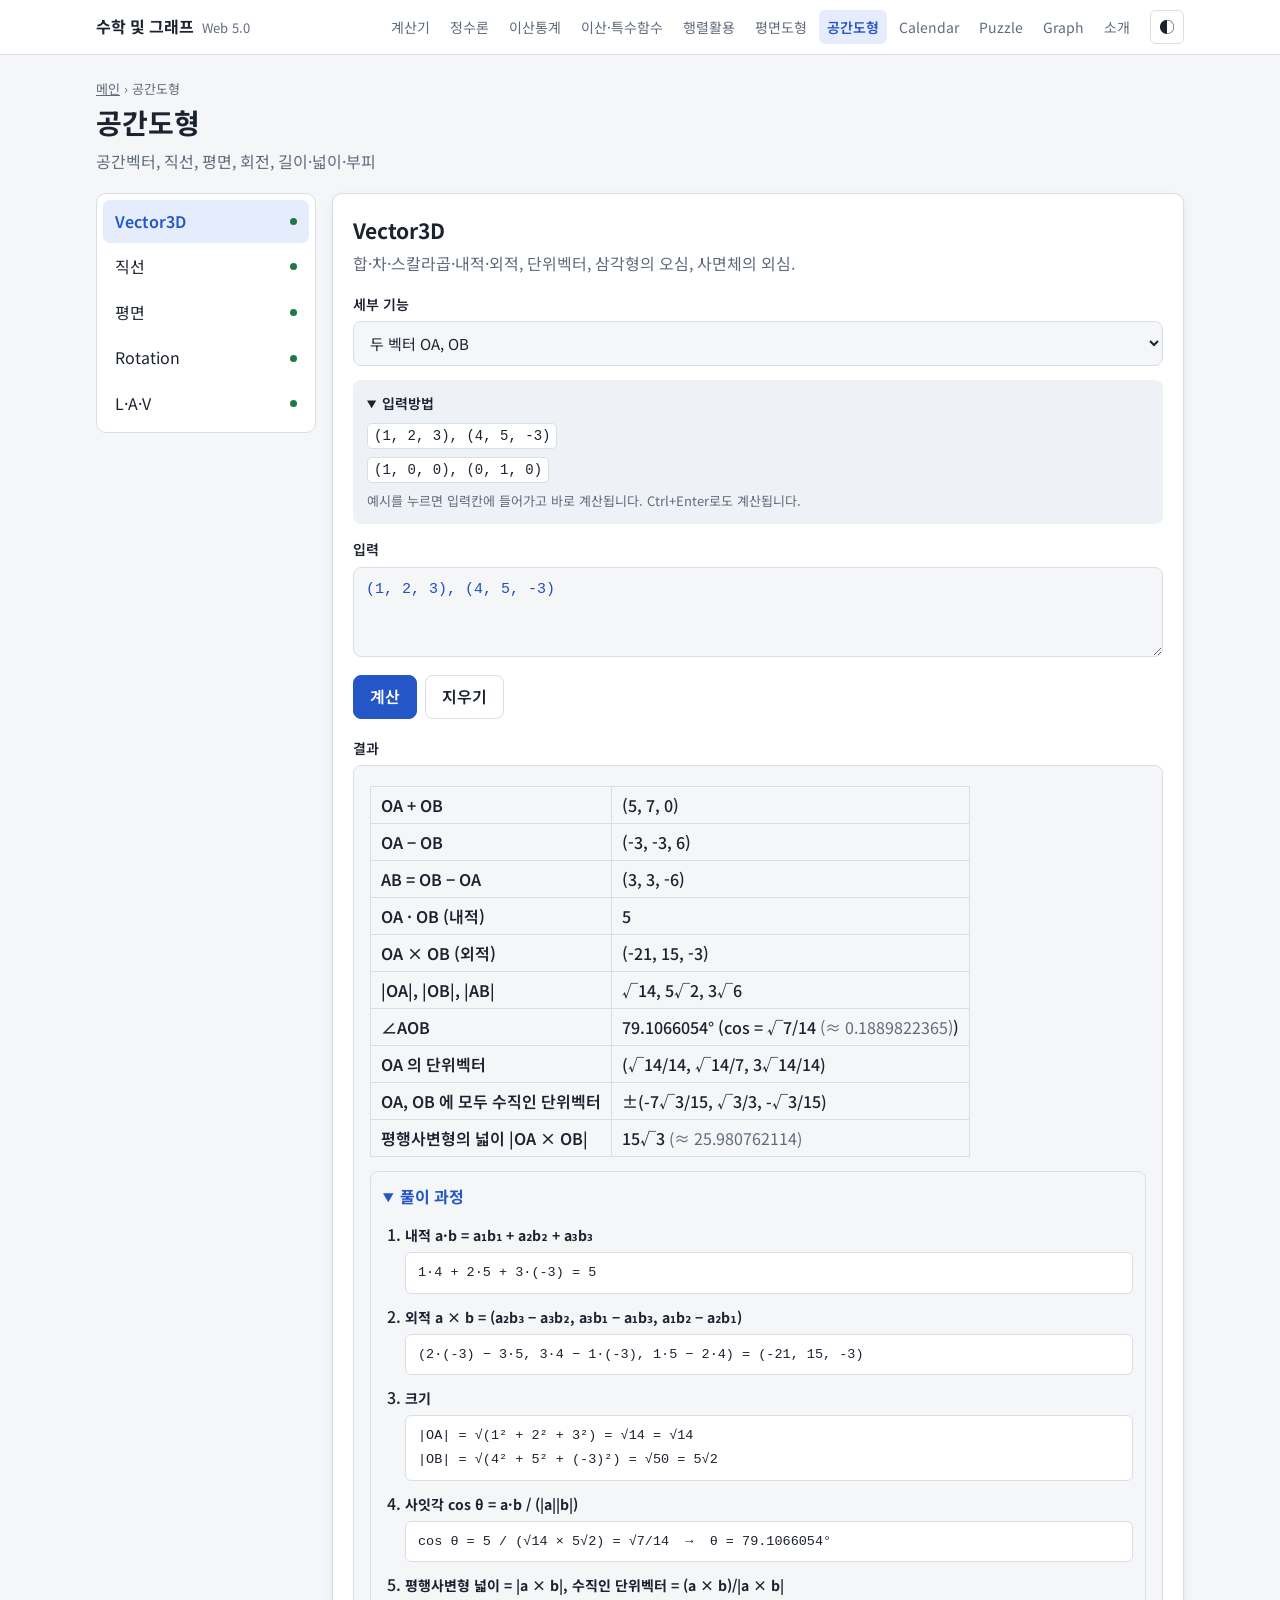
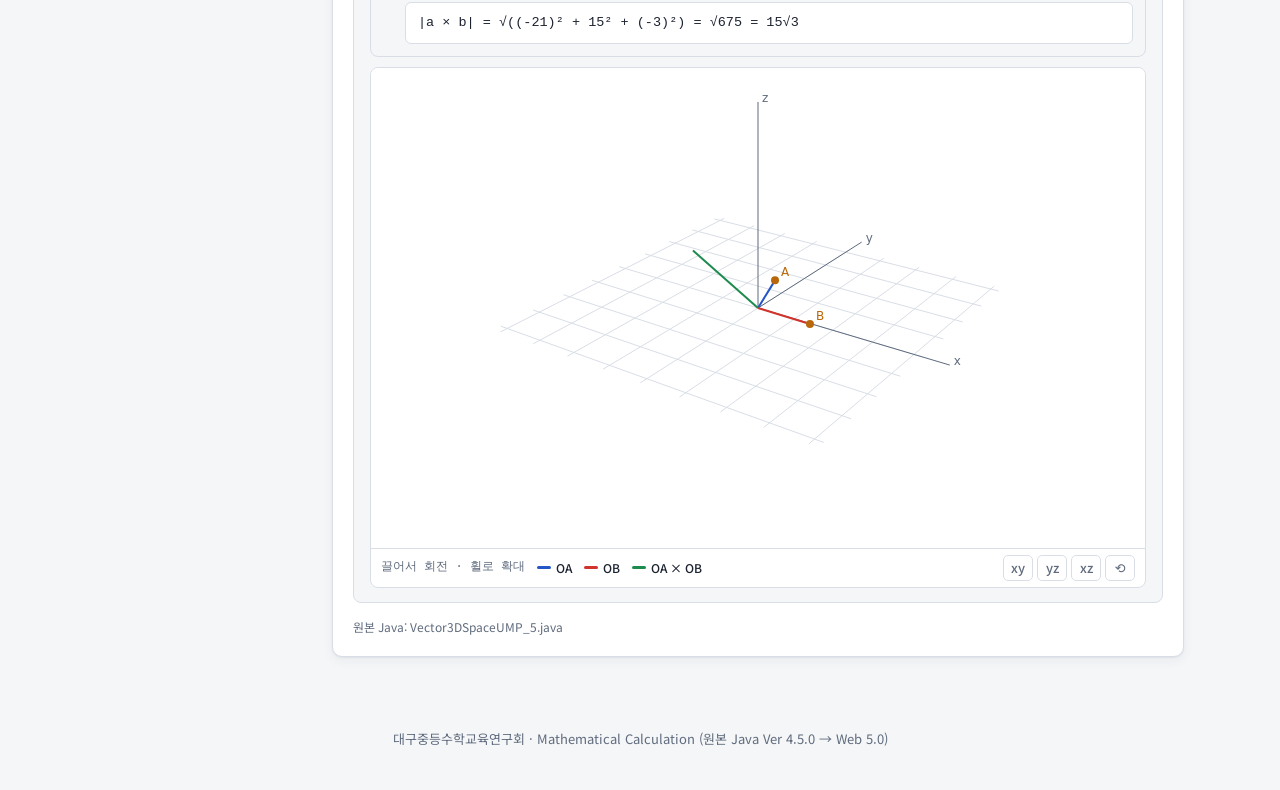
<file: space.html>
<!doctype html>
<html lang="ko">
<head>
<meta charset="utf-8">
<meta name="viewport" content="width=device-width, initial-scale=1">
<title>공간도형 · 수학 및 그래프</title>
<link rel="preconnect" href="https://fonts.googleapis.com">
<link rel="preconnect" href="https://fonts.gstatic.com" crossorigin>
<link href="https://fonts.googleapis.com/css2?family=Noto+Sans+KR:wght@400;500;700&display=swap" rel="stylesheet">
<link rel="stylesheet" href="assets/css/style.css">
</head>
<body data-page="space">
<main id="app"></main>
<!-- 공통 틀 -->
<script src="assets/js/menu.js"></script>
<script src="assets/js/common.js"></script>
<!-- 계산 엔진 (수식, 수 표시, 행렬, 통계, 그래프) -->
<script src="assets/js/core/expr.js"></script>
<script src="assets/js/core/num.js"></script>
<script src="assets/js/core/linalg.js"></script>
<script src="assets/js/core/stats.js"></script>
<script src="assets/js/core/plot.js"></script>
<!-- 모듈 -->
<script src="assets/js/modules/plane.js"></script>
<script src="assets/js/modules/space.js"></script>
</body>
</html>
</file>
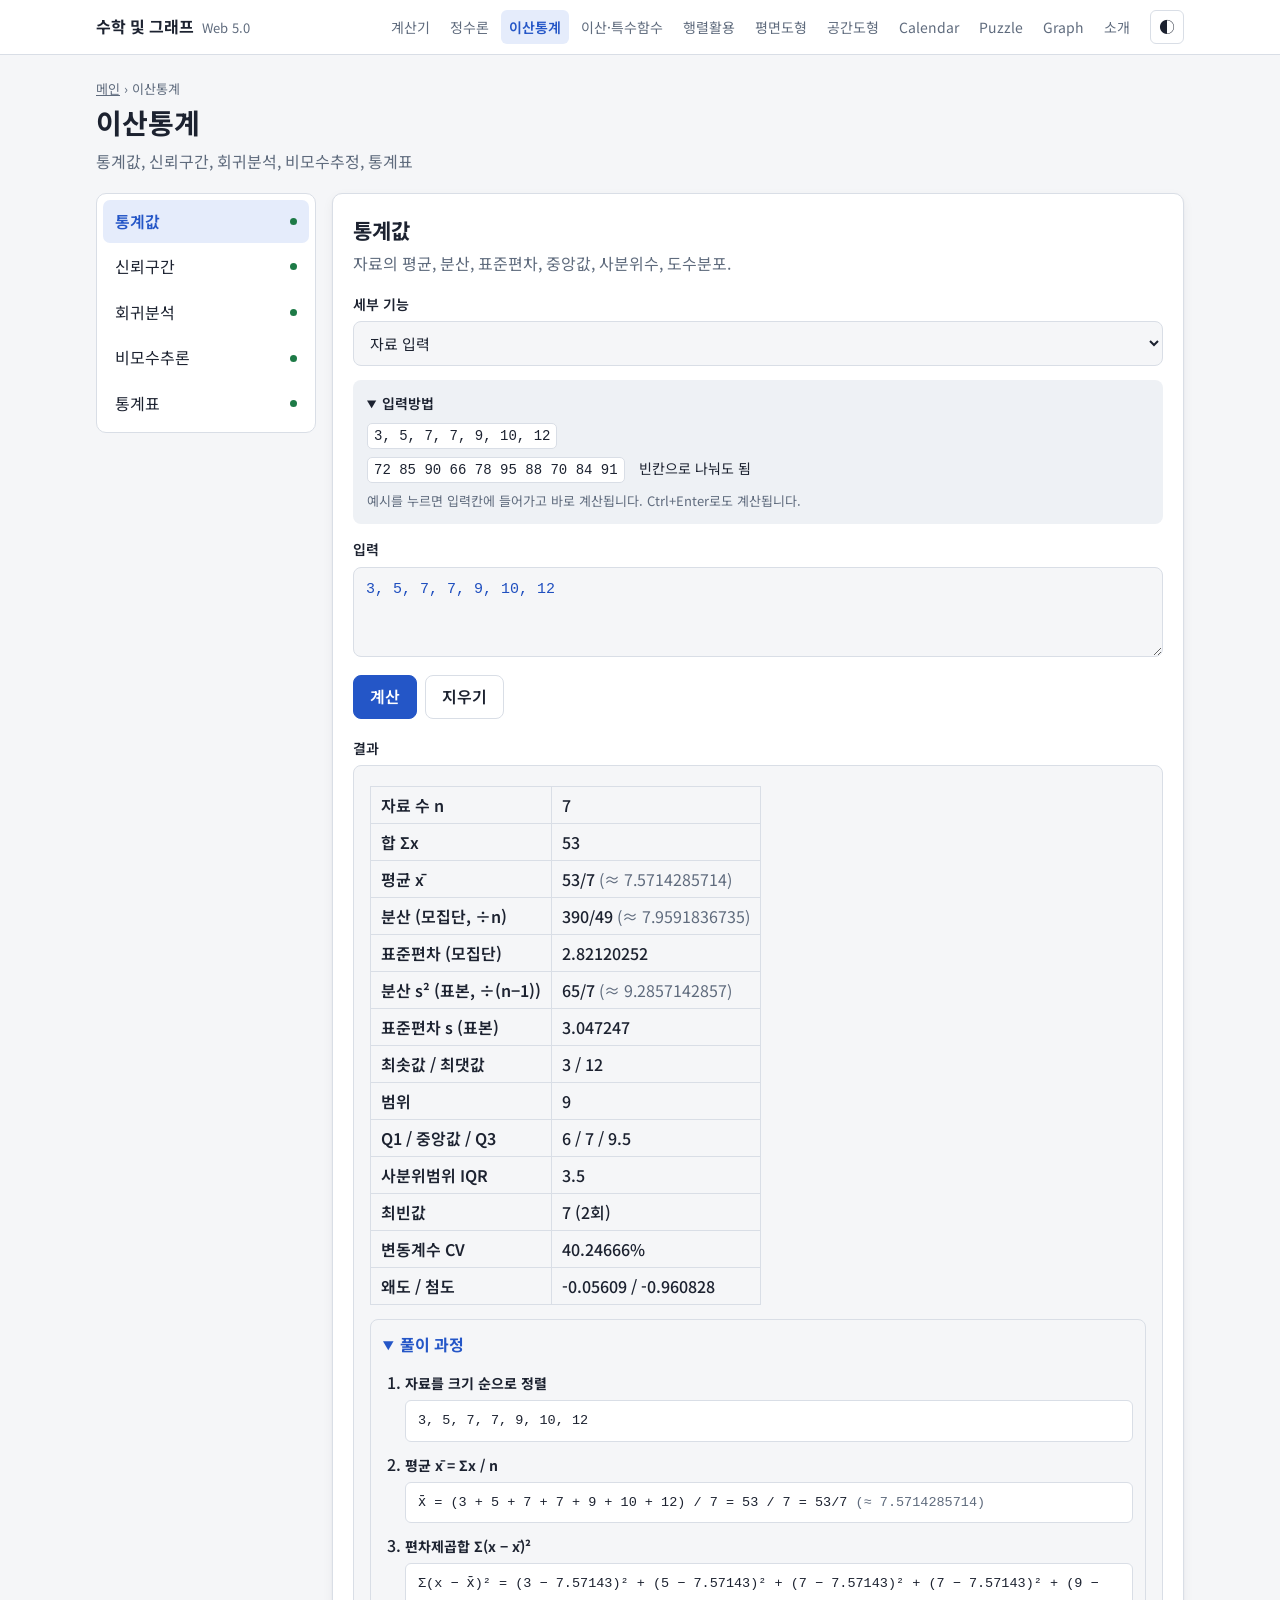
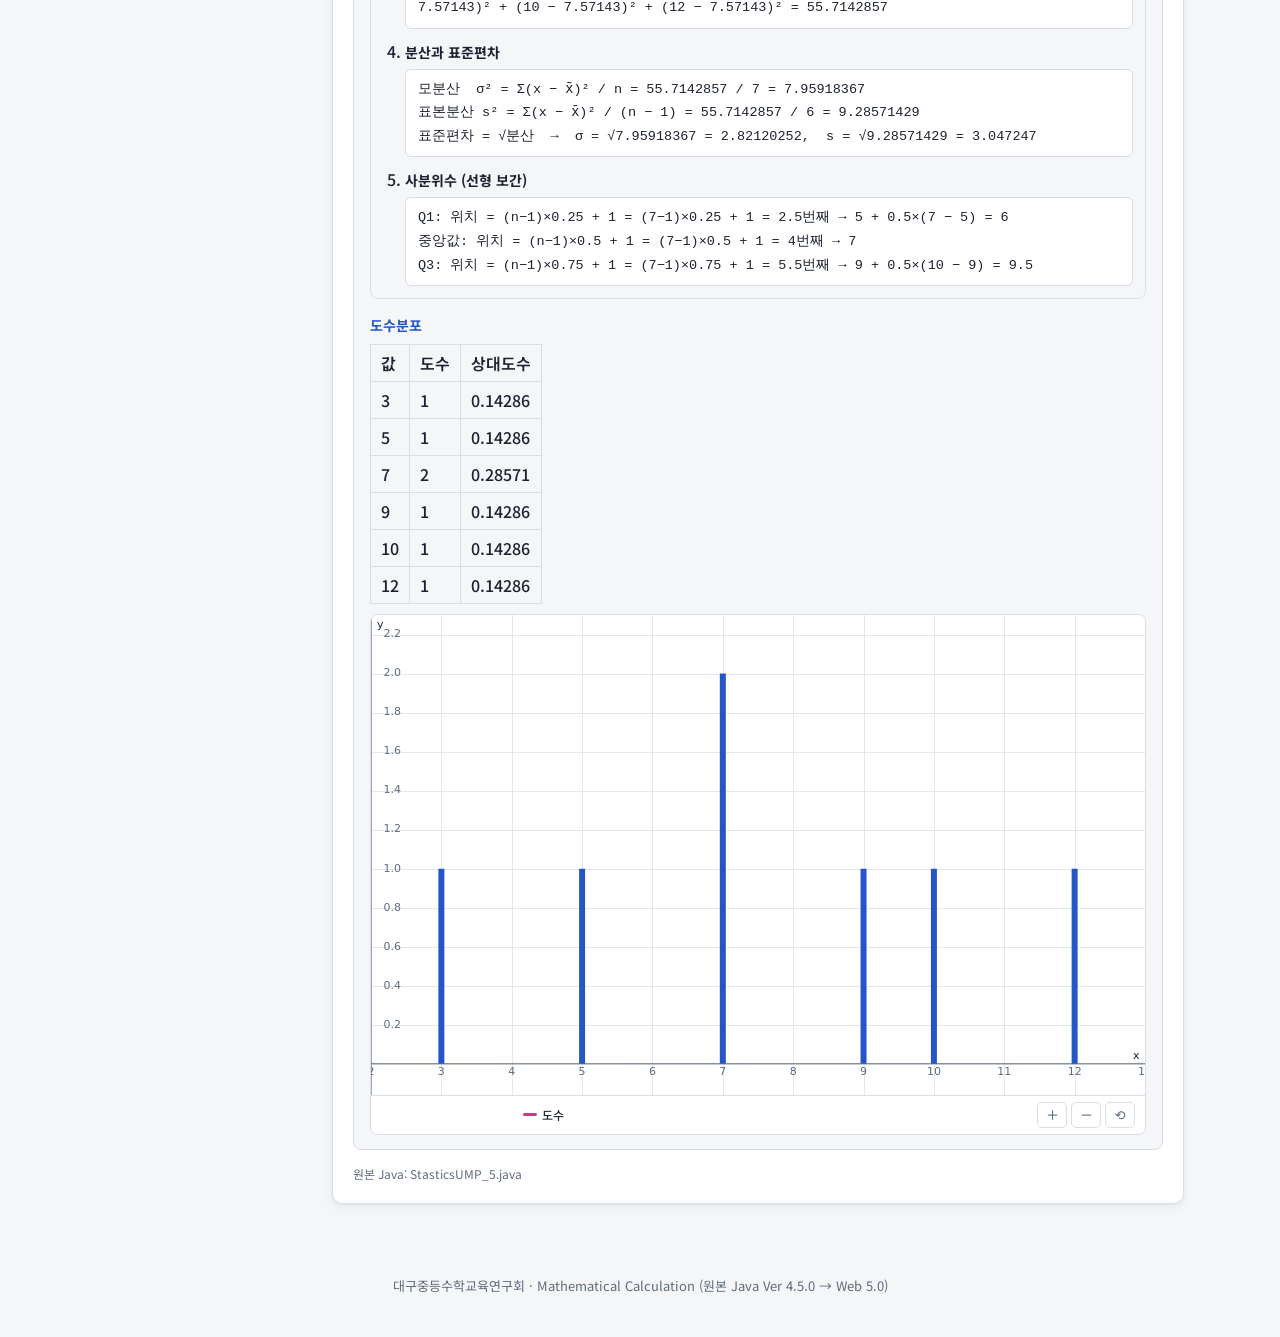
<file: statistics.html>
<!doctype html>
<html lang="ko">
<head>
<meta charset="utf-8">
<meta name="viewport" content="width=device-width, initial-scale=1">
<title>이산통계 · 수학 및 그래프</title>
<link rel="preconnect" href="https://fonts.googleapis.com">
<link rel="preconnect" href="https://fonts.gstatic.com" crossorigin>
<link href="https://fonts.googleapis.com/css2?family=Noto+Sans+KR:wght@400;500;700&display=swap" rel="stylesheet">
<link rel="stylesheet" href="assets/css/style.css">
</head>
<body data-page="statistics">
<main id="app"></main>
<!-- 공통 틀 -->
<script src="assets/js/menu.js"></script>
<script src="assets/js/common.js"></script>
<!-- 계산 엔진 (수식, 수 표시, 행렬, 통계, 그래프) -->
<script src="assets/js/core/expr.js"></script>
<script src="assets/js/core/num.js"></script>
<script src="assets/js/core/linalg.js"></script>
<script src="assets/js/core/stats.js"></script>
<script src="assets/js/core/plot.js"></script>
<!-- 모듈 -->
<script src="assets/js/modules/statistics.js"></script>
</body>
</html>
</file>
<file: assets/css/style.css>
/* ===== 색상 토큰 (라이트 / 다크) ===== */
:root {
  --bg: #f5f6f8;
  --surface: #ffffff;
  --surface-2: #eef1f5;
  --text: #1c2230;
  --muted: #5f6b7d;
  --line: #d9dee6;
  --accent: #2456c7;
  --accent-soft: #e5ecfb;
  --accent-text: #ffffff;
  --sun: #d0342c;
  --sat: #2456c7;
  --ok: #1d7a46;
  --warn-bg: #fff6e0;
  --warn-text: #7a5300;
  --shadow: 0 1px 2px rgba(20, 30, 50, .06), 0 4px 12px rgba(20, 30, 50, .05);
  --radius: 10px;
  --font: "Noto Sans KR", "Apple SD Gothic Neo", "Malgun Gothic", system-ui, sans-serif;
  --mono: "JetBrains Mono", "D2Coding", Consolas, monospace;
  color-scheme: light;
}
@media (prefers-color-scheme: dark) {
  :root:not([data-theme="light"]) {
    --bg: #12151b; --surface: #1b2029; --surface-2: #232a35; --text: #e6e9ef; --muted: #9aa5b5;
    --line: #313a48; --accent: #7aa2ff; --accent-soft: #22304d; --accent-text: #0e1320;
    --sun: #ff7b72; --sat: #7aa2ff; --ok: #5bd08c; --warn-bg: #3a2f14; --warn-text: #f2c96b;
    --shadow: none; color-scheme: dark;
  }
}
:root[data-theme="dark"] {
  --bg: #12151b; --surface: #1b2029; --surface-2: #232a35; --text: #e6e9ef; --muted: #9aa5b5;
  --line: #313a48; --accent: #7aa2ff; --accent-soft: #22304d; --accent-text: #0e1320;
  --sun: #ff7b72; --sat: #7aa2ff; --ok: #5bd08c; --warn-bg: #3a2f14; --warn-text: #f2c96b;
  --shadow: none; color-scheme: dark;
}

* { box-sizing: border-box; }
html, body { margin: 0; }
body {
  background: var(--bg); color: var(--text);
  font-family: var(--font); font-size: 16px; line-height: 1.6;
  -webkit-font-smoothing: antialiased;
}
a { color: var(--accent); }
button, input, textarea, select { font: inherit; color: inherit; }

/* ===== 상단 바 ===== */
.topbar {
  position: sticky; top: 0; z-index: 10;
  background: var(--surface); border-bottom: 1px solid var(--line);
}
.topbar-inner {
  max-width: 1120px; margin: 0 auto; padding: 10px 16px;
  display: flex; align-items: center; gap: 12px;
}
.brand { white-space: nowrap; flex: none; display: flex; align-items: baseline; gap: 8px; text-decoration: none; color: var(--text); font-weight: 700; }
.brand small { color: var(--muted); font-weight: 400; font-size: 13px; }
.topbar nav { margin-left: auto; display: flex; gap: 4px; overflow-x: auto; scrollbar-width: none; }
.topbar nav::-webkit-scrollbar { display: none; }
.topbar nav a {
  white-space: nowrap; padding: 6px 8px !important; text-decoration: none; color: var(--muted);
  padding: 6px 10px; border-radius: 6px; font-size: 14px;
}
.topbar nav a:hover { background: var(--surface-2); color: var(--text); }
.topbar nav a[aria-current="page"] { background: var(--accent-soft); color: var(--accent); font-weight: 600; }
.theme-btn {
  border: 1px solid var(--line); background: var(--surface); border-radius: 6px;
  width: 34px; height: 34px; cursor: pointer; flex: none;
}
@media (max-width: 1180px) { .topbar nav { display: none; } .theme-btn { margin-left: auto; } }

main { max-width: 1120px; margin: 0 auto; padding: 24px 16px 48px; }
footer { text-align: center; color: var(--muted); font-size: 13px; padding: 24px 16px 40px; }

/* ===== 메인 허브 ===== */
.hero { padding: 28px 0 20px; }
.hero h1 { margin: 0; font-size: clamp(26px, 5vw, 38px); letter-spacing: -0.02em; }
.hero p { margin: 6px 0 0; color: var(--muted); }
.hero .clock { font-variant-numeric: tabular-nums; }
.section-title { font-size: 14px; color: var(--muted); font-weight: 600; margin: 28px 0 10px; letter-spacing: .02em; }
.card-grid { display: grid; grid-template-columns: repeat(auto-fill, minmax(230px, 1fr)); gap: 12px; }
.card {
  display: block; text-decoration: none; color: var(--text);
  background: var(--surface); border: 1px solid var(--line); border-radius: var(--radius);
  padding: 16px 18px; box-shadow: var(--shadow); transition: border-color .15s, transform .15s;
}
.card:hover { border-color: var(--accent); transform: translateY(-1px); }
.card .num { font-size: 12px; color: var(--muted); font-variant-numeric: tabular-nums; }
.card h3 { margin: 2px 0 4px; font-size: 18px; }
.card p { margin: 0; color: var(--muted); font-size: 14px; }
.card .badge { margin-top: 10px; }

.badge {
  display: inline-block; font-size: 12px; padding: 2px 8px; border-radius: 999px;
  background: var(--surface-2); color: var(--muted);
}
.badge.done { background: color-mix(in srgb, var(--ok) 15%, transparent); color: var(--ok); }
.badge.partial { background: var(--accent-soft); color: var(--accent); }

/* ===== 모듈 페이지 ===== */
.page-head { margin-bottom: 18px; }
.page-head h1 { margin: 0; font-size: 28px; }
.page-head p { margin: 4px 0 0; color: var(--muted); }
.crumb { font-size: 13px; color: var(--muted); }
.crumb a { color: var(--muted); }

.module { display: grid; grid-template-columns: 220px 1fr; gap: 16px; align-items: start; }
@media (max-width: 760px) { .module { grid-template-columns: 1fr; } }

.feature-list {
  background: var(--surface); border: 1px solid var(--line); border-radius: var(--radius);
  padding: 6px; display: flex; flex-direction: column; gap: 2px;
}
@media (max-width: 760px) {
  .feature-list { flex-direction: row; overflow-x: auto; }
  .feature-list button { white-space: nowrap; }
}
.feature-list button {
  text-align: left; border: 0; background: transparent; padding: 9px 12px; border-radius: 7px;
  cursor: pointer; display: flex; justify-content: space-between; align-items: center; gap: 8px;
}
.feature-list button:hover { background: var(--surface-2); }
.feature-list button[aria-selected="true"] { background: var(--accent-soft); color: var(--accent); font-weight: 600; }
.feature-list .dot { width: 7px; height: 7px; border-radius: 50%; background: var(--line); flex: none; }
.feature-list .dot.on { background: var(--ok); }

.panel {
  background: var(--surface); border: 1px solid var(--line); border-radius: var(--radius);
  padding: 20px; box-shadow: var(--shadow); min-width: 0;
}
.panel h2 { margin: 0 0 4px; font-size: 21px; }
.panel .desc { margin: 0 0 16px; color: var(--muted); }
.notice {
  background: var(--warn-bg); color: var(--warn-text); border-radius: 8px;
  padding: 10px 14px; font-size: 14px; margin-bottom: 16px;
}
.help { background: var(--surface-2); border-radius: 8px; padding: 12px 14px; font-size: 14px; margin-bottom: 14px; }
.help summary { cursor: pointer; font-weight: 600; }
.help ul { list-style: none; margin: 8px 0 0; padding: 0; display: grid; gap: 8px; }
.help li { display: flex; flex-wrap: wrap; align-items: baseline; gap: 4px 14px; }
.help code { font-family: var(--mono); background: var(--surface); border: 1px solid var(--line); border-radius: 5px; padding: 1px 6px; justify-self: start; cursor: pointer; }
.help code:hover { border-color: var(--accent); }
.help .tip { margin-top: 8px; color: var(--muted); font-size: 13px; }


label.field { display: block; font-size: 14px; font-weight: 600; margin-bottom: 6px; }
textarea.input, input.input, select.input {
  width: 100%; border: 1px solid var(--line); background: var(--bg); border-radius: 8px;
  padding: 10px 12px; font-family: var(--mono); font-size: 15px; color: #1f4fbf;
}
:root[data-theme="dark"] textarea.input, :root[data-theme="dark"] input.input { color: var(--accent); }
@media (prefers-color-scheme: dark) { :root:not([data-theme="light"]) textarea.input, :root:not([data-theme="light"]) input.input { color: var(--accent); } }
textarea.input { min-height: 90px; resize: vertical; }
.input:focus { outline: 2px solid var(--accent); outline-offset: -1px; }
.actions { display: flex; gap: 8px; margin: 12px 0 18px; flex-wrap: wrap; }
.btn {
  border: 1px solid var(--line); background: var(--surface); padding: 8px 16px;
  border-radius: 8px; cursor: pointer; font-weight: 600;
}
.btn:hover:not(:disabled) { border-color: var(--accent); }
.btn.primary { background: var(--accent); border-color: var(--accent); color: var(--accent-text); }
.btn:disabled { opacity: .45; cursor: not-allowed; }
.result {
  border: 1px solid var(--line); border-radius: 8px; padding: 14px 16px; min-height: 80px;
  background: var(--bg); overflow-x: auto; font-weight: 500;
}
.result:empty::before { content: "결과가 여기에 표시됩니다."; color: var(--muted); font-weight: 400; }
.result .err { color: var(--sun); }
.result table { border-collapse: collapse; font-variant-numeric: tabular-nums; }
.result td, .result th { border: 1px solid var(--line); padding: 4px 10px; text-align: left; vertical-align: top; }
.result th { text-align: left; font-weight: 600; }
.result .mono { font-family: var(--mono); word-break: break-all; }
.source { margin-top: 14px; font-size: 12px; color: var(--muted); }

/* ===== 문서형 페이지 (프로그램 내용) ===== */
.doc { max-width: 760px; }
.doc h2 { font-size: 20px; margin: 32px 0 8px; padding-bottom: 6px; border-bottom: 1px solid var(--line); }
.doc h3 { font-size: 16px; margin: 18px 0 4px; color: var(--accent); }
.doc ul { margin: 4px 0; padding-left: 22px; }
.doc li { margin: 2px 0; }
.doc dl { display: grid; grid-template-columns: 90px 1fr; gap: 4px 12px; }
.doc dt { color: var(--muted); }
.doc dd { margin: 0; }

/* ===== 달력 ===== */
.cal-nav { display: flex; gap: 6px; flex-wrap: wrap; justify-content: center; margin-bottom: 16px; align-items: center; }
.cal-nav .ym { display: flex; gap: 6px; align-items: center; }
.cal-nav input { width: 96px; }
.cal-wrap { display: grid; grid-template-columns: 1fr 1fr; gap: 16px; }
@media (max-width: 700px) { .cal-wrap { grid-template-columns: 1fr; } }
.cal h2 { text-align: center; margin: 0 0 10px; font-size: 20px; }
.cal table { width: 100%; border-collapse: collapse; table-layout: fixed; font-variant-numeric: tabular-nums; }
.cal th, .cal td { text-align: center; padding: 8px 0; border-bottom: 1px solid var(--line); }
.cal th { font-size: 13px; color: var(--muted); }
.cal .sun { color: var(--sun); }
.cal .sat { color: var(--sat); }
.cal td.today span {
  display: inline-grid; place-items: center; width: 30px; height: 30px; border-radius: 50%;
  background: var(--accent); color: var(--accent-text); font-weight: 700;
}

/* ===== 퍼즐 ===== */
.puzzle-wrap { display: grid; grid-template-columns: 1fr 1fr; gap: 16px; }
@media (max-width: 760px) { .puzzle-wrap { grid-template-columns: 1fr; } }
.puzzle-wrap canvas {
  width: 100%; max-width: 420px; aspect-ratio: 1; display: block; margin: 0 auto;
  border-radius: 8px; background: var(--surface-2); touch-action: manipulation;
}
#board { cursor: pointer; }
.stats { display: grid; grid-template-columns: repeat(3, 1fr); gap: 8px; margin-top: 12px; text-align: center; }
.stats div { background: var(--surface-2); border-radius: 8px; padding: 8px; }
.stats b { display: block; font-size: 18px; font-variant-numeric: tabular-nums; }
.stats span { font-size: 12px; color: var(--muted); }
.win { text-align: center; color: var(--ok); font-weight: 700; margin-top: 10px; min-height: 1.6em; }

/* ===== 세부 기능 선택, 결과 서식 ===== */
select.op-select { font-family: var(--font); color: var(--text) !important; margin-bottom: 14px; cursor: pointer; }
.help .note { margin: 8px 0 0; font-size: 13px; }
.result { line-height: 1.75; }
.result p { margin: 0 0 8px; }
.result p:last-child { margin-bottom: 0; }
.result h4 { margin: 14px 0 6px; font-size: 14px; color: var(--accent); }
.result h4:first-child { margin-top: 0; }
.result .muted, .muted { color: var(--muted); font-weight: 400; }
.result .ok { color: var(--ok); font-weight: 700; }
.result .tbl { overflow-x: auto; margin: 6px 0 10px; }
.result .steps { font-family: var(--mono); font-size: 13.5px; white-space: pre-wrap; background: var(--surface); border: 1px solid var(--line); border-radius: 6px; padding: 8px 12px; margin: 6px 0 10px; overflow-x: auto; }
.result ul { margin: 4px 0 8px; padding-left: 20px; }
/* 행렬: 양옆 대괄호 */
.matw { display: inline-block; position: relative; padding: 2px 8px; margin: 4px 4px; vertical-align: middle; }
.matw::before, .matw::after { content: ""; position: absolute; top: 0; bottom: 0; width: 6px; border: 2px solid var(--text); }
.matw::before { left: 0; border-right: 0; }
.matw::after { right: 0; border-left: 0; }
table.mat { border-collapse: collapse; font-variant-numeric: tabular-nums; }
.result table.mat td { border: 0; padding: 2px 8px; text-align: right; }
.eq { display: flex; align-items: center; flex-wrap: wrap; gap: 4px; margin: 6px 0; }

/* ===== 그래프 ===== */
.plot { border: 1px solid var(--line); border-radius: 8px; overflow: hidden; background: var(--surface); margin-top: 10px; }
.plot canvas { display: block; width: 100%; height: clamp(300px, 55vw, 480px); touch-action: none; cursor: grab; }
.plot canvas:active { cursor: grabbing; }
.plot-bar { display: flex; align-items: center; gap: 12px; padding: 6px 10px; border-top: 1px solid var(--line); font-size: 12px; color: var(--muted); flex-wrap: wrap; }
.plot-coord { font-family: var(--mono); min-width: 130px; }
.plot-legend { display: flex; gap: 12px; flex-wrap: wrap; flex: 1; }
.plot-legend span { display: inline-flex; align-items: center; gap: 5px; color: var(--text); }
.plot-legend i { width: 14px; height: 3px; border-radius: 2px; display: inline-block; }
.plot-btns { display: flex; gap: 4px; margin-left: auto; }
.plot-btns button { border: 1px solid var(--line); background: var(--surface); border-radius: 5px; min-width: 30px; height: 26px; cursor: pointer; font-size: 13px; }
.plot-btns button:hover { border-color: var(--accent); }
.result .plot { margin: 10px 0 0; }

/* ===== 계산기 ===== */
.calc { display: grid; grid-template-columns: 1fr; gap: 10px; max-width: 560px; }
.calc-screen { background: var(--bg); border: 1px solid var(--line); border-radius: 8px; padding: 10px 14px; font-family: var(--mono); min-height: 86px; overflow-x: auto; }
.calc-screen .expr { color: var(--muted); font-size: 14px; word-break: break-all; min-height: 1.4em; }
.calc-screen .val { font-size: 24px; font-weight: 700; word-break: break-all; text-align: right; }
.calc-keys { display: grid; grid-template-columns: repeat(6, 1fr); gap: 6px; }
.calc-keys button { border: 1px solid var(--line); background: var(--surface); border-radius: 7px; padding: 9px 2px; cursor: pointer; font-size: 14px; font-family: var(--font); }
.calc-keys button:hover { border-color: var(--accent); }
.calc-keys button.num { background: var(--surface-2); font-weight: 600; font-size: 16px; }
.calc-keys button.op { color: var(--accent); font-weight: 700; }
.calc-keys button.eq { background: var(--accent); color: var(--accent-text); border-color: var(--accent); font-weight: 700; margin: 0; display: block; grid-column: 1 / -1; }
.calc-modes { display: flex; gap: 6px; flex-wrap: wrap; align-items: center; }
.calc-modes label { font-size: 13px; display: inline-flex; gap: 4px; align-items: center; }
@media (max-width: 520px) { .calc-keys { gap: 4px; } .calc-keys button { padding: 9px 0; font-size: 13px; } }

/* ===== 문제풀이 예 ===== */
.ex-grid { display: grid; grid-template-columns: repeat(auto-fill, minmax(170px, 1fr)); gap: 6px; margin-bottom: 14px; }
.ex-grid button { text-align: left; border: 1px solid var(--line); background: var(--surface); border-radius: 7px; padding: 7px 10px; cursor: pointer; font-size: 13px; line-height: 1.4; }
.ex-grid button:hover { border-color: var(--accent); }
.ex-grid button[aria-pressed="true"] { background: var(--accent-soft); border-color: var(--accent); color: var(--accent); font-weight: 600; }
.ex-body { border-top: 1px solid var(--line); padding-top: 12px; overflow-x: auto; font-weight: 400; }
.ex-body pre { white-space: pre-wrap; font-family: var(--font); font-size: 14px; line-height: 1.8; margin: 6px 0; }
.ex-body h3, .ex-body h4 { font-size: 15px; margin: 12px 0 6px; }
.ex-body .ex-title { text-align: center; font-weight: 700; }
.hl-red { color: var(--sun); } .hl-blue { color: var(--sat); } .hl-green { color: var(--ok); } .hl-magenta { color: #b0357f; } .hl-orange { color: #b8680a; }
.calc-val { font-size: 20px; word-break: break-all; }
.inp-wrap[hidden] { display: none; }

/* ===== 풀이 과정 ===== */
.result details.solve { margin: 14px 0 6px; border: 1px solid var(--line); border-radius: 8px; padding: 6px 12px 4px; }
.result details.solve > summary { cursor: pointer; font-weight: 700; color: var(--accent); padding: 4px 0; }
.result details.solve ol { margin: 6px 0 4px; padding-left: 22px; }
.result details.solve li { margin-bottom: 8px; }
.result details.solve li > b { font-size: 14px; }
.result details.solve .steps { margin: 4px 0 0; }
</file>
